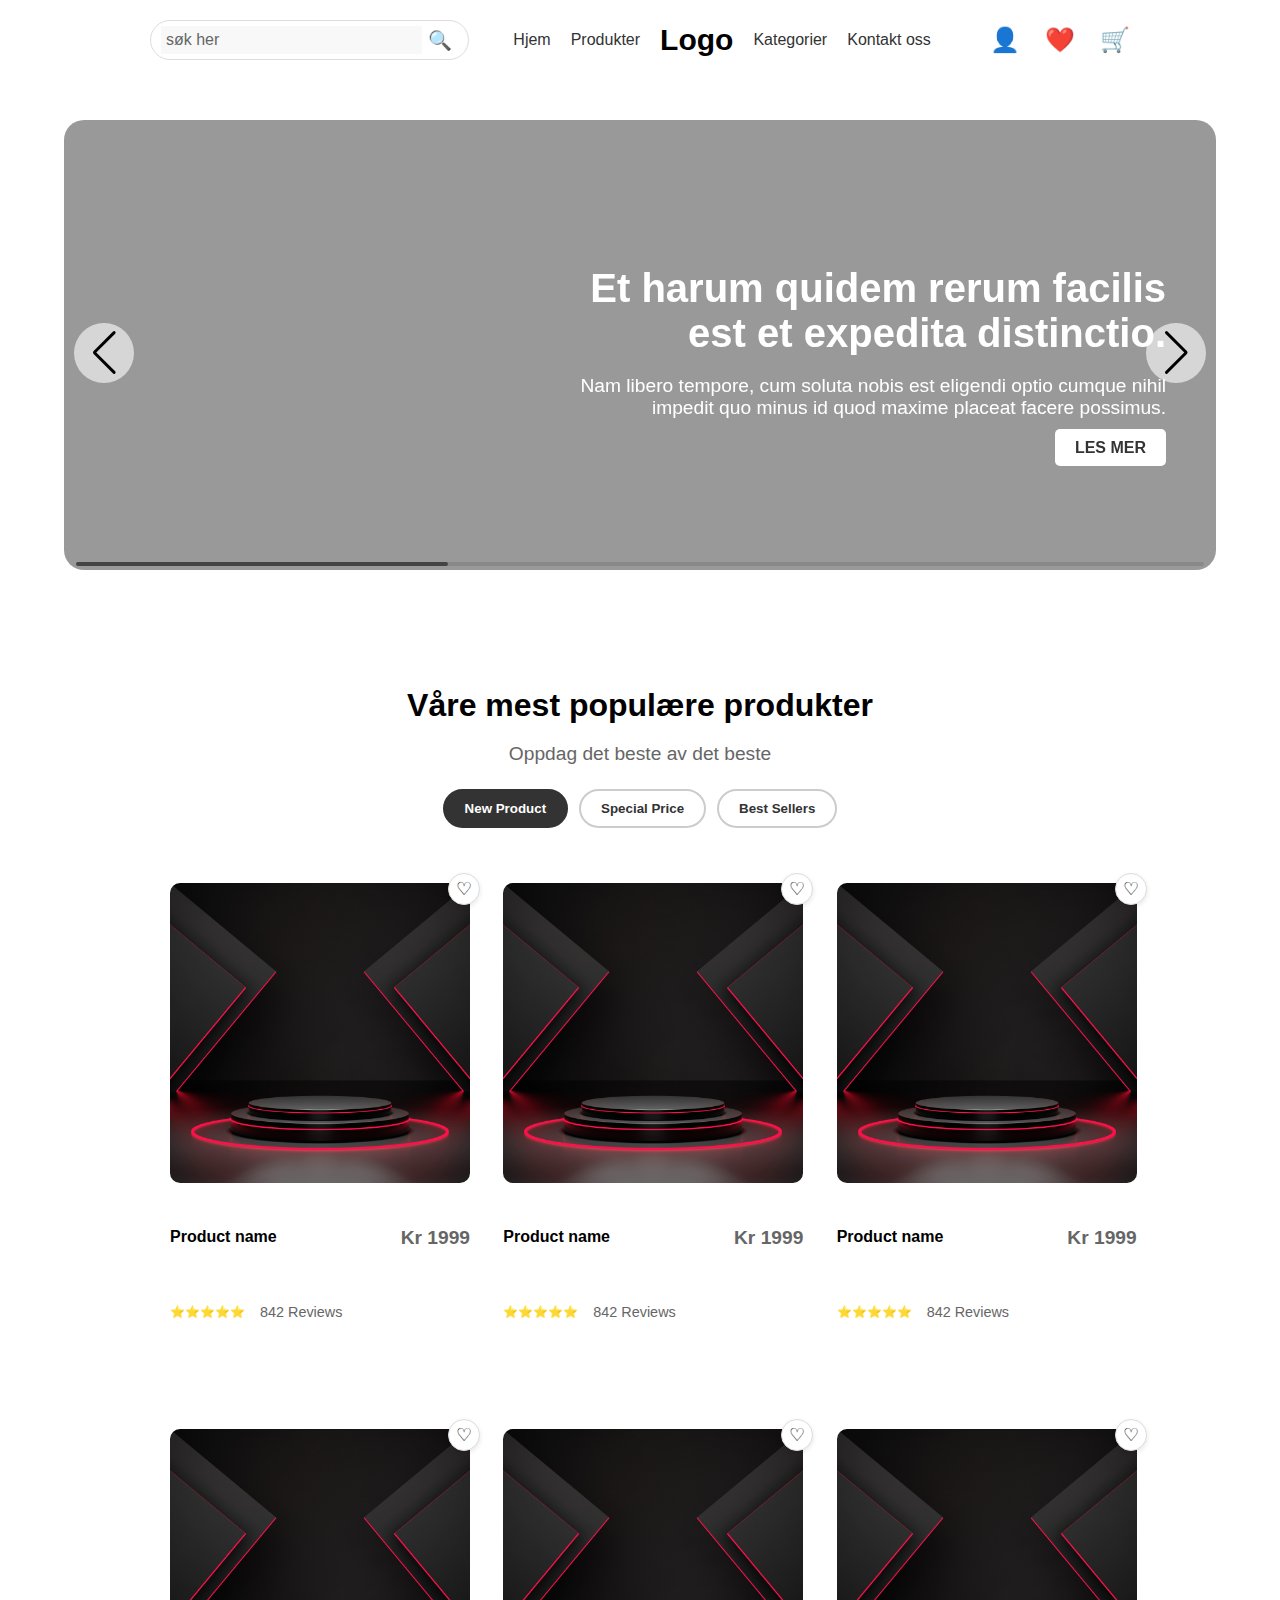
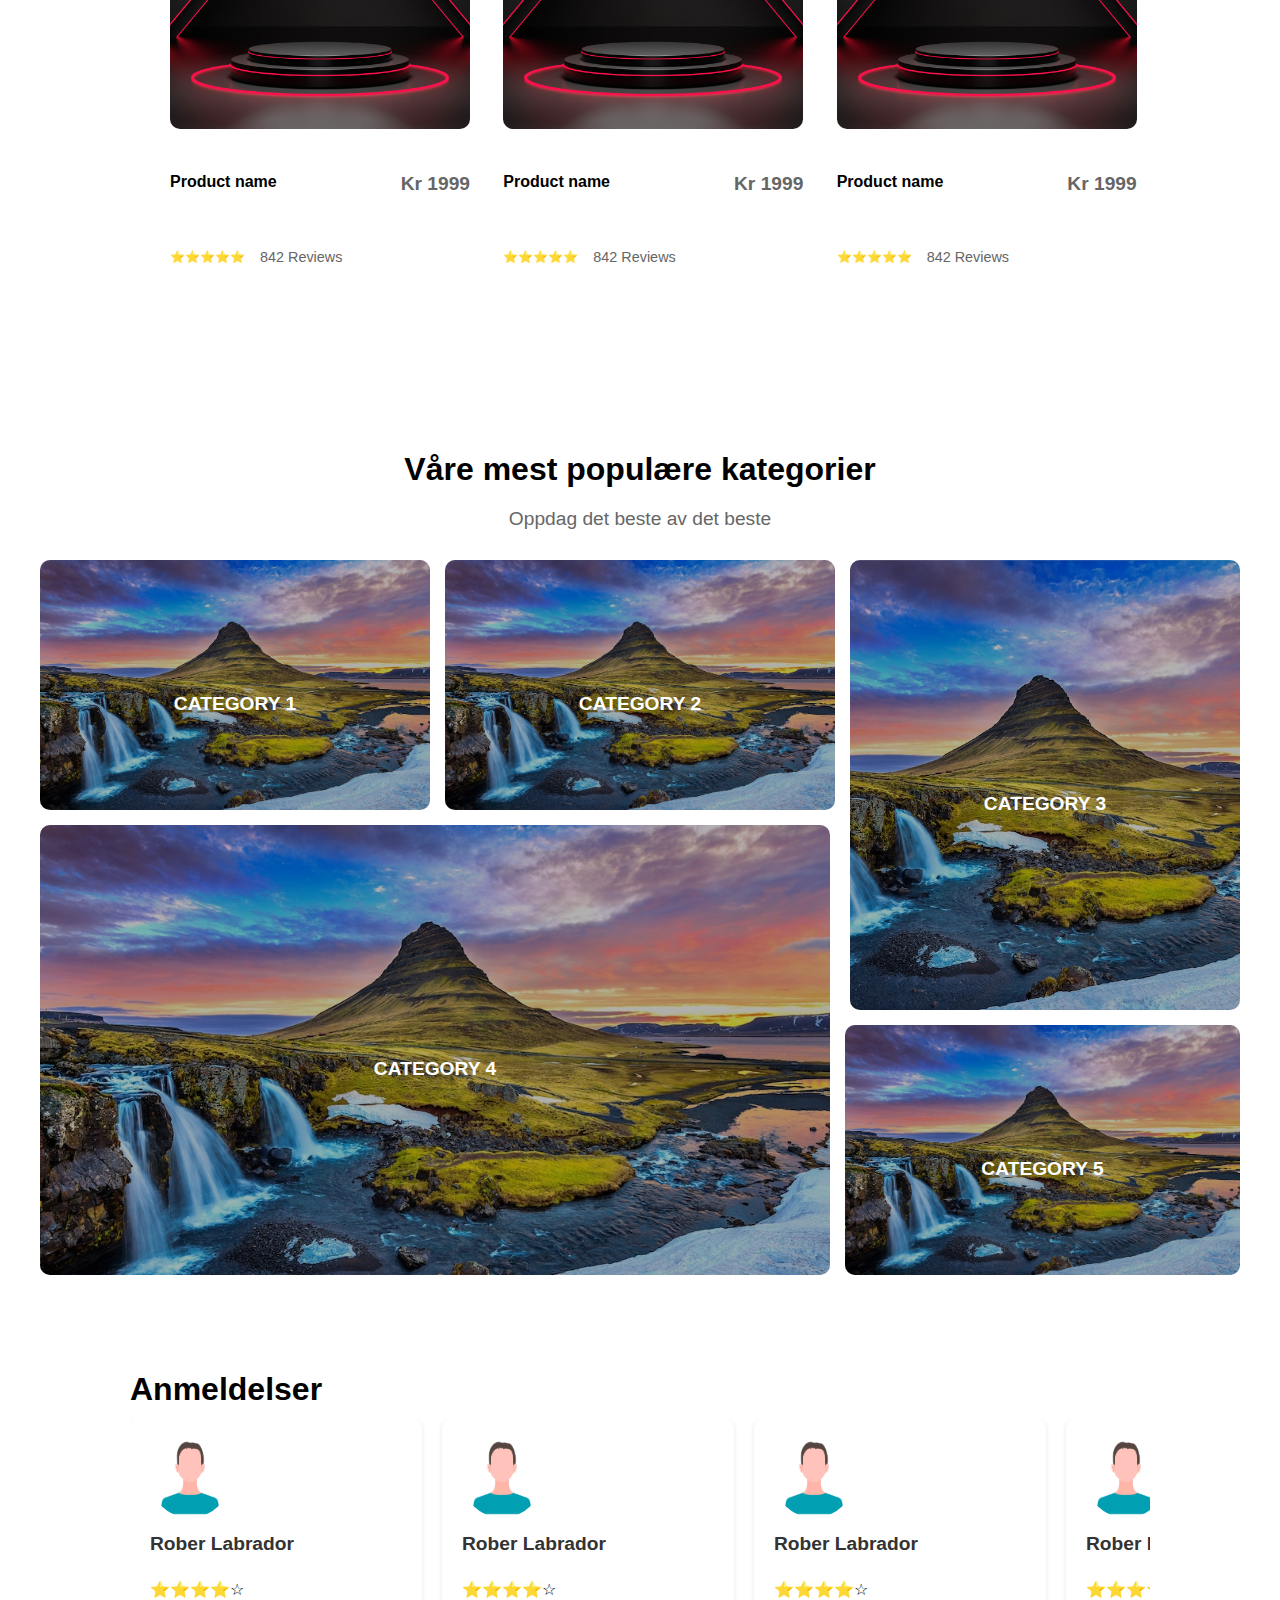
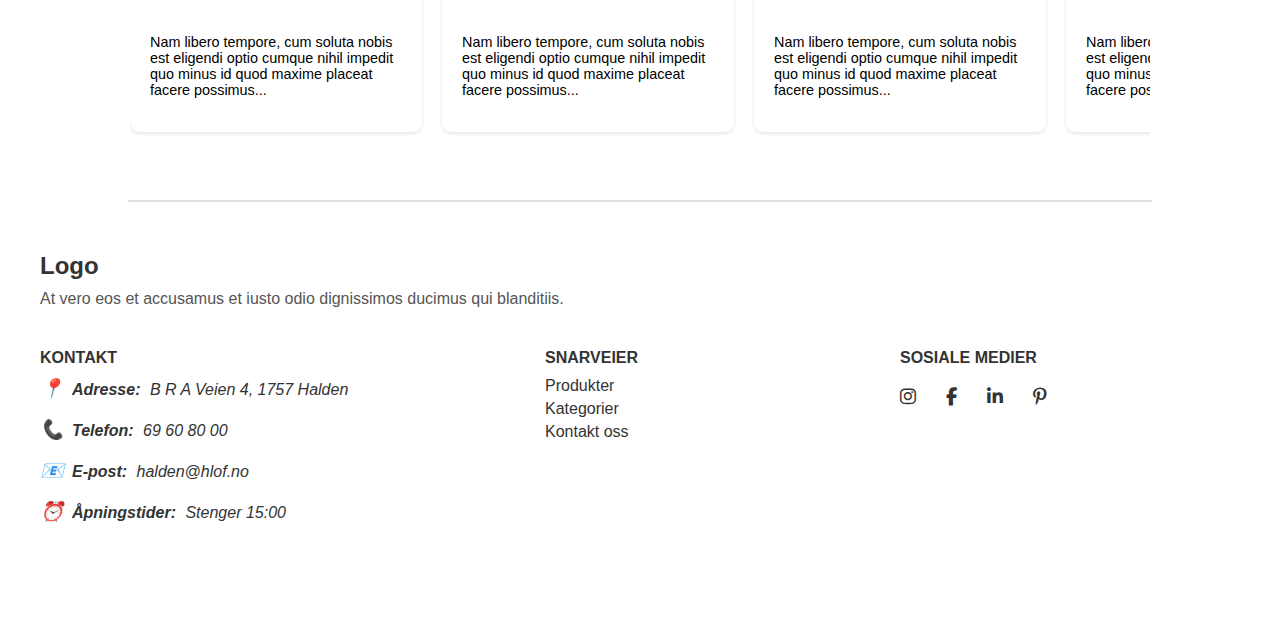
<file: index.html>
<!DOCTYPE html>
<html lang="en">
<head>
    <meta charset="UTF-8">
    <meta name="viewport" content="width=device-width, initial-scale=1.0">
    <title>Homepage</title>
    <link rel="stylesheet" href="style.css">
    <script src="https://unpkg.com/swiper/swiper-bundle.min.js"></script>
    <link rel="stylesheet" href="https://unpkg.com/swiper/swiper-bundle.min.css">
    <link rel="stylesheet" href="https://cdnjs.cloudflare.com/ajax/libs/font-awesome/6.5.1/css/all.min.css" crossorigin="anonymous">
</head>
<body>
<!-- Global Header -->
<header class="global-header">
    <nav class="search-container">
        <input type="text" placeholder="søk her">
        <button type="submit" class="search-button">🔍</button>
    </nav>
    <nav class="navigation">
        <a href="index.html#" class="menu-item">Hjem</a>
        <a href="index.html#most-popular-products" class="menu-item">Produkter</a>
        <a href="index.html#" class="logo">Logo</a>
        <a href="index.html#most-popular-categories" class="menu-item">Kategorier</a>
        <a href="#footer" class="menu-item">Kontakt oss</a>
    </nav>
    <nav class="menu-icons-container">
        <a href="#" class="menu-icon">👤</a>
        <a href="#" class="menu-icon">❤️</a>
        <a href="checkout.html" class="menu-icon">🛒</a>
    </nav>
    
</header>

<!-- Main Content Area -->
<main>
    <section class="banner swiper">
        <section class="swiper-wrapper">
            <article class="swiper-slide banner-slide" style="background-image: url('https://images.unsplash.com/photo-1506744038136-46273834b3fb');">
                <header class="banner-overlay">
                    <article class="banner-content">
                        <h2>Et harum quidem rerum facilis est et expedita distinctio.</h2>
                        <p>Nam libero tempore, cum soluta nobis est eligendi optio cumque nihil impedit quo minus id quod maxime placeat facere possimus.</p>
                        <a href="#" class="banner-button">LES MER</a>
                    </article>
                </header>
            </article>
            <article class="swiper-slide banner-slide" style="background-image: url('https://images.unsplash.com/photo-1469474968028-56623f02e42e');">
                <header class="banner-overlay banner-overlay-left">
                    <article class="banner-content banner-content-left">
                        <h2>Sed ut perspiciatis unde omnis iste natus error sit voluptatem.</h2>
                        <p>Nemo enim ipsam voluptatem quia voluptas sit aspernatur aut odit aut fugit, sed quia consequuntur magni dolores eos qui ratione.</p>
                        <a href="#" class="banner-button">LES MER</a>
                    </article>
                </header>
            </article>
            <article class="swiper-slide banner-slide" style="background-image: url('https://images.unsplash.com/photo-1447752875215-b2761acb3c5d');">
                <header class="banner-overlay banner-overlay-left">
                    <article class="banner-content banner-content-left">
                        <h2>At vero eos et accusamus et iusto odio dignissimos ducimus.</h2>
                        <p>Et harum quidem rerum facilis est et expedita distinctio. Nam libero tempore, cum soluta nobis est eligendi optio cumque nihil impedit.</p>
                        <a href="#" class="banner-button">LES MER</a>
                    </article>
                </header>
            </article>
        </section>
    
        <!-- Add Navigation Buttons -->
        <aside class="swiper-button-prev"></aside>
        <aside class="swiper-button-next"></aside>
    
        <!-- Add Scrollbar -->
        <aside class="swiper-scrollbar"></aside>
    </section>
    
    <!-- Our Most Popular Products Section -->
    <section id="most-popular-products">
        <h2>Våre mest populære produkter</h2>
        <p>Oppdag det beste av det beste</p>
        <nav class="filter-buttons">
            <button class="active">New Product</button>
            <button>Special Price</button>
            <button>Best Sellers</button>
        </nav>
        <section class="product-grid">
            <a href="product.html" class="product-card">
                <span class="heart-container">
                    <span class="heart-icon-circle">
                        <span>♡</span>
                    </span>
                </span>
                <img src="product.jpg" alt="Product Image">
                <section class="product-info">
                    <h3>Product name</h3>
                    <p class="price">Kr 1999</p>
                </section>
                <footer class="rating">
                    <span class="stars">⭐⭐⭐⭐⭐</span>
                    <p class="reviews">842 Reviews</p>
                </footer>
            </a>
            <a href="product.html" class="product-card">
                <span class="heart-container">
                    <span class="heart-icon-circle">
                        <span>♡</span>
                    </span>
                </span>
                <img src="product.jpg" alt="Product Image">
                <section class="product-info">
                    <h3>Product name</h3>
                    <p class="price">Kr 1999</p>
                </section>
                <footer class="rating">
                    <span class="stars">⭐⭐⭐⭐⭐</span>
                    <p class="reviews">842 Reviews</p>
                </footer>
            </a>
            <a href="product.html" class="product-card">
                <span class="heart-container">
                    <span class="heart-icon-circle">
                        <span>♡</span>
                    </span>
                </span>
                <img src="product.jpg" alt="Product Image">
                <section class="product-info">
                    <h3>Product name</h3>
                    <p class="price">Kr 1999</p>
                </section>
                <footer class="rating">
                    <span class="stars">⭐⭐⭐⭐⭐</span>
                    <p class="reviews">842 Reviews</p>
                </footer>
            </a>
            <a href="product.html" class="product-card">
                <span class="heart-container">
                    <span class="heart-icon-circle">
                        <span>♡</span>
                    </span>
                </span>
                <img src="product.jpg" alt="Product Image">
                <section class="product-info">
                    <h3>Product name</h3>
                    <p class="price">Kr 1999</p>
                </section>
                <footer class="rating">
                    <span class="stars">⭐⭐⭐⭐⭐</span>
                    <p class="reviews">842 Reviews</p>
                </footer>
            </a>
            <a href="product.html" class="product-card">
                <span class="heart-container">
                    <span class="heart-icon-circle">
                        <span>♡</span>
                    </span>
                </span>
                <img src="product.jpg" alt="Product Image">
                <section class="product-info">
                    <h3>Product name</h3>
                    <p class="price">Kr 1999</p>
                </section>
                <footer class="rating">
                    <span class="stars">⭐⭐⭐⭐⭐</span>
                    <p class="reviews">842 Reviews</p>
                </footer>
            </a>
            <a href="product.html" class="product-card">
                <span class="heart-container">
                    <span class="heart-icon-circle">
                        <span>♡</span>
                    </span>
                </span>
                <img src="product.jpg" alt="Product Image">
                <section class="product-info">
                    <h3>Product name</h3>
                    <p class="price">Kr 1999</p>
                </section>
                <footer class="rating">
                    <span class="stars">⭐⭐⭐⭐⭐</span>
                    <p class="reviews">842 Reviews</p>
                </footer>
            </a>
        </section>
    </section>

    <!-- Our Most Popular Categories Section -->
    <section id="most-popular-categories">
        <h2>Våre mest populære kategorier</h2>
        <p>Oppdag det beste av det beste</p>
        <section class="category-container">
            <article class="category-row-1">
                <section class="category-card cat-1" style="background-image: url('bg.jpg');">
                    <h3>CATEGORY 1</h3>
                </section>
                <section class="category-card cat-2" style="background-image: url('bg.jpg');">
                    <h3>CATEGORY 2</h3>
                </section>
                <section class="category-card cat-3" style="background-image: url('bg.jpg');">
                    <h3>CATEGORY 3</h3>
                </section>
            </article>
            <article class="category-row-2">
                <section class="category-card cat-4" style="background-image: url('bg.jpg');">
                    <h3>CATEGORY 4</h3>
                </section>
                <section class="category-card cat-5" style="background-image: url('bg.jpg');">
                    <h3>CATEGORY 5</h3>
                </section>
            </article>
        </section>
    </section>

    <!-- Reviews Section -->
    <section id="reviews">
        <h2>Anmeldelser</h2>
        <section class="review-grid">
            <article class="review-card">
                <img src="placeholder.jpg" alt="Reviewer Image">
                <section class="review-text">
                    <h4>Rober Labrador</h4>
                    <footer class="rating">
                        <span>⭐⭐⭐⭐☆</span>
                    </footer>
                    <p>Nam libero tempore, cum soluta nobis est eligendi optio cumque nihil impedit quo minus id quod maxime placeat facere possimus...</p>
                </section>
            </article>
            <article class="review-card">
                <img src="placeholder.jpg" alt="Reviewer Image">
                <section class="review-text">
                    <h4>Rober Labrador</h4>
                    <footer class="rating">
                        <span>⭐⭐⭐⭐☆</span>
                    </footer>
                    <p>Nam libero tempore, cum soluta nobis est eligendi optio cumque nihil impedit quo minus id quod maxime placeat facere possimus...</p>
                </section>
            </article>
            <article class="review-card">
                <img src="placeholder.jpg" alt="Reviewer Image">
                <section class="review-text">
                    <h4>Rober Labrador</h4>
                    <footer class="rating">
                        <span>⭐⭐⭐⭐☆</span>
                    </footer>
                    <p>Nam libero tempore, cum soluta nobis est eligendi optio cumque nihil impedit quo minus id quod maxime placeat facere possimus...</p>
                </section>
            </article>
            <article class="review-card">
                <img src="placeholder.jpg" alt="Reviewer Image">
                <section class="review-text">
                    <h4>Rober Labrador</h4>
                    <footer class="rating">
                        <span>⭐⭐⭐⭐☆</span>
                    </footer>
                    <p>Nam libero tempore, cum soluta nobis est eligendi optio cumque nihil impedit quo minus id quod maxime placeat facere possimus...</p>
                </section>
            </article>
            <article class="review-card">
                <img src="product.jpg" alt="Reviewer Image">
                <section class="review-text">
                    <h4>Rober Labrador</h4>
                    <footer class="rating">
                        <span>⭐⭐⭐⭐☆</span>
                    </footer>
                    <p>Nam libero tempore, cum soluta nobis est eligendi optio cumque nihil impedit quo minus id quod maxime placeat facere possimus...</p>
                </section>
            </article>
        </section>
    </section>
</main>

<section class="center">
    <hr class="line">
</section>


<!-- Footer -->
<footer id="footer">
    <article class="footer-container">
        <section class="footer-logo">
            <a href="#">Logo</a>
        </section>
                <section class="footer-description">
            At vero eos et accusamus et iusto odio dignissimos ducimus qui blanditiis.
        </section>
        <nav class="footer-sections">
            <section class="row-footer">
            <section class="footer-contact">
                <h4>KONTAKT</h4>
                <address>
                    <span class="icon">📍</span><strong>Adresse:</strong> B R A Veien 4, 1757 Halden
                    <br>
                    <br>
                    <span class="icon">📞</span><strong>Telefon:</strong> 69 60 80 00
                    <br>
                    <br>
                    <span class="icon">📧</span><strong>E-post:</strong> halden@hlof.no
                    <br>
                    <br>
                    <span class="icon">⏰</span><strong>Åpningstider:</strong> Stenger 15:00
                </address>
                
            </section>
            <section class="footer-navigation">
                <h4>SNARVEIER</h4>
                <a href="#">Produkter</a>
                <a href="#">Kategorier</a>
                <a href="#">Kontakt oss</a>
            </section>
        </section>
            <section class="footer-social">
                <h4>SOSIALE MEDIER</h4>
                <nav class="social-icons">
                    <a href="#"><i class="fab fa-instagram"></i></a>
                    <a href="#"><i class="fab fa-facebook-f"></i></a>
                    <a href="#"><i class="fab fa-linkedin-in"></i></a>
                    <a href="#"><i class="fab fa-pinterest-p"></i></a>
                </nav>
            </section>
        </nav>
    </article>
</footer>

<script>
let swiper;

// Function to initialize or modify the Swiper based on screen width
function updateSwiper() {
    const screenWidth = window.innerWidth;

    if (screenWidth < 768) {
        if (swiper) {
            // Disable autoplay and scrollbar for smaller screens
            if(swiper.params.autoplay || swiper.params.scrollbar) {
            swiper.params.autoplay = false;
            swiper.params.scrollbar = false;
            swiper.update(); // Update Swiper to apply changes
            }
        }
    } else {
        if (!swiper) {
            // Initialize Swiper for larger screens
            swiper = new Swiper('.swiper', {
                loop: true,
                navigation: {
                    nextEl: '.swiper-button-next',
                    prevEl: '.swiper-button-prev',
                },
                scrollbar: {
                    el: '.swiper-scrollbar',
                    draggable: true,
                },
                slidesPerView: 1,
                spaceBetween: 20,
                autoplay: {
                    delay: 5000,
                },
            });
        }
    }
}

// Run the updateSwiper function on initial load
updateSwiper();

// Add a listener for window resize events
window.addEventListener('resize', updateSwiper);

</script>

</body>
</html>
</file>
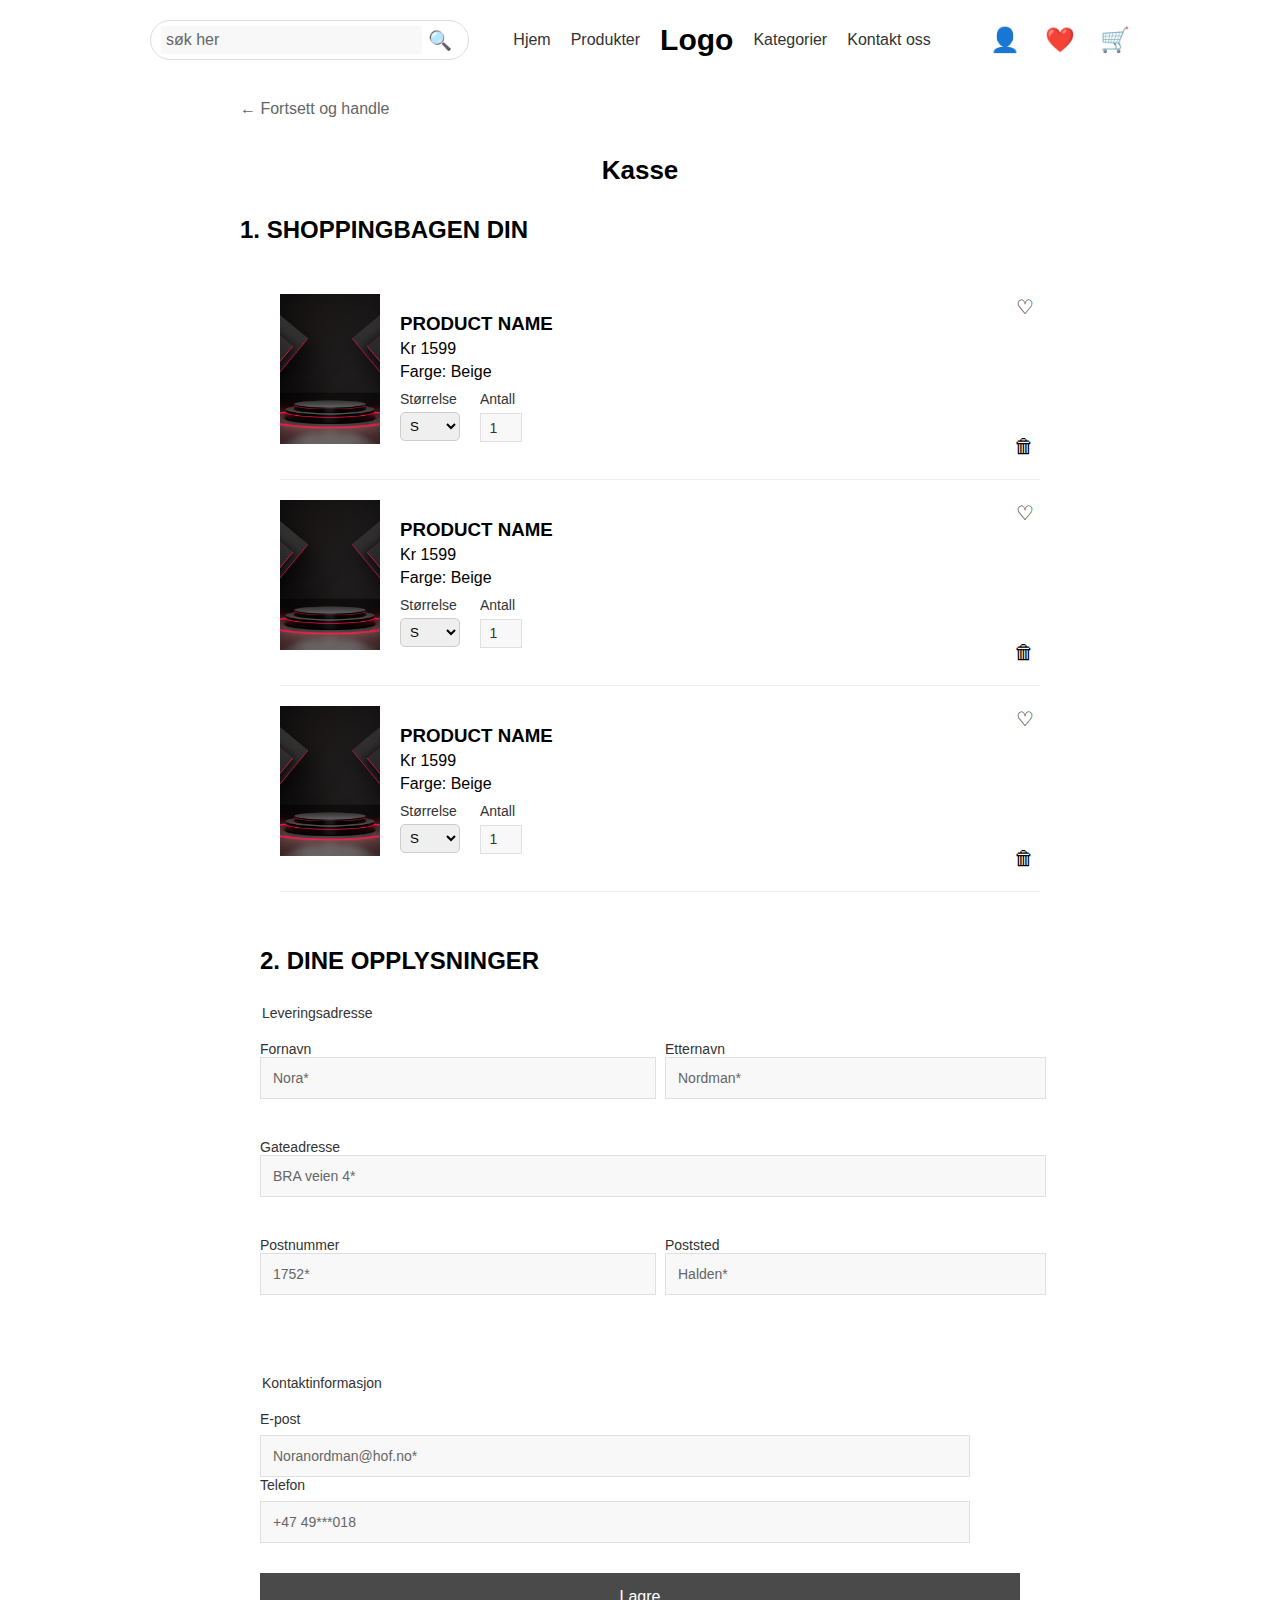
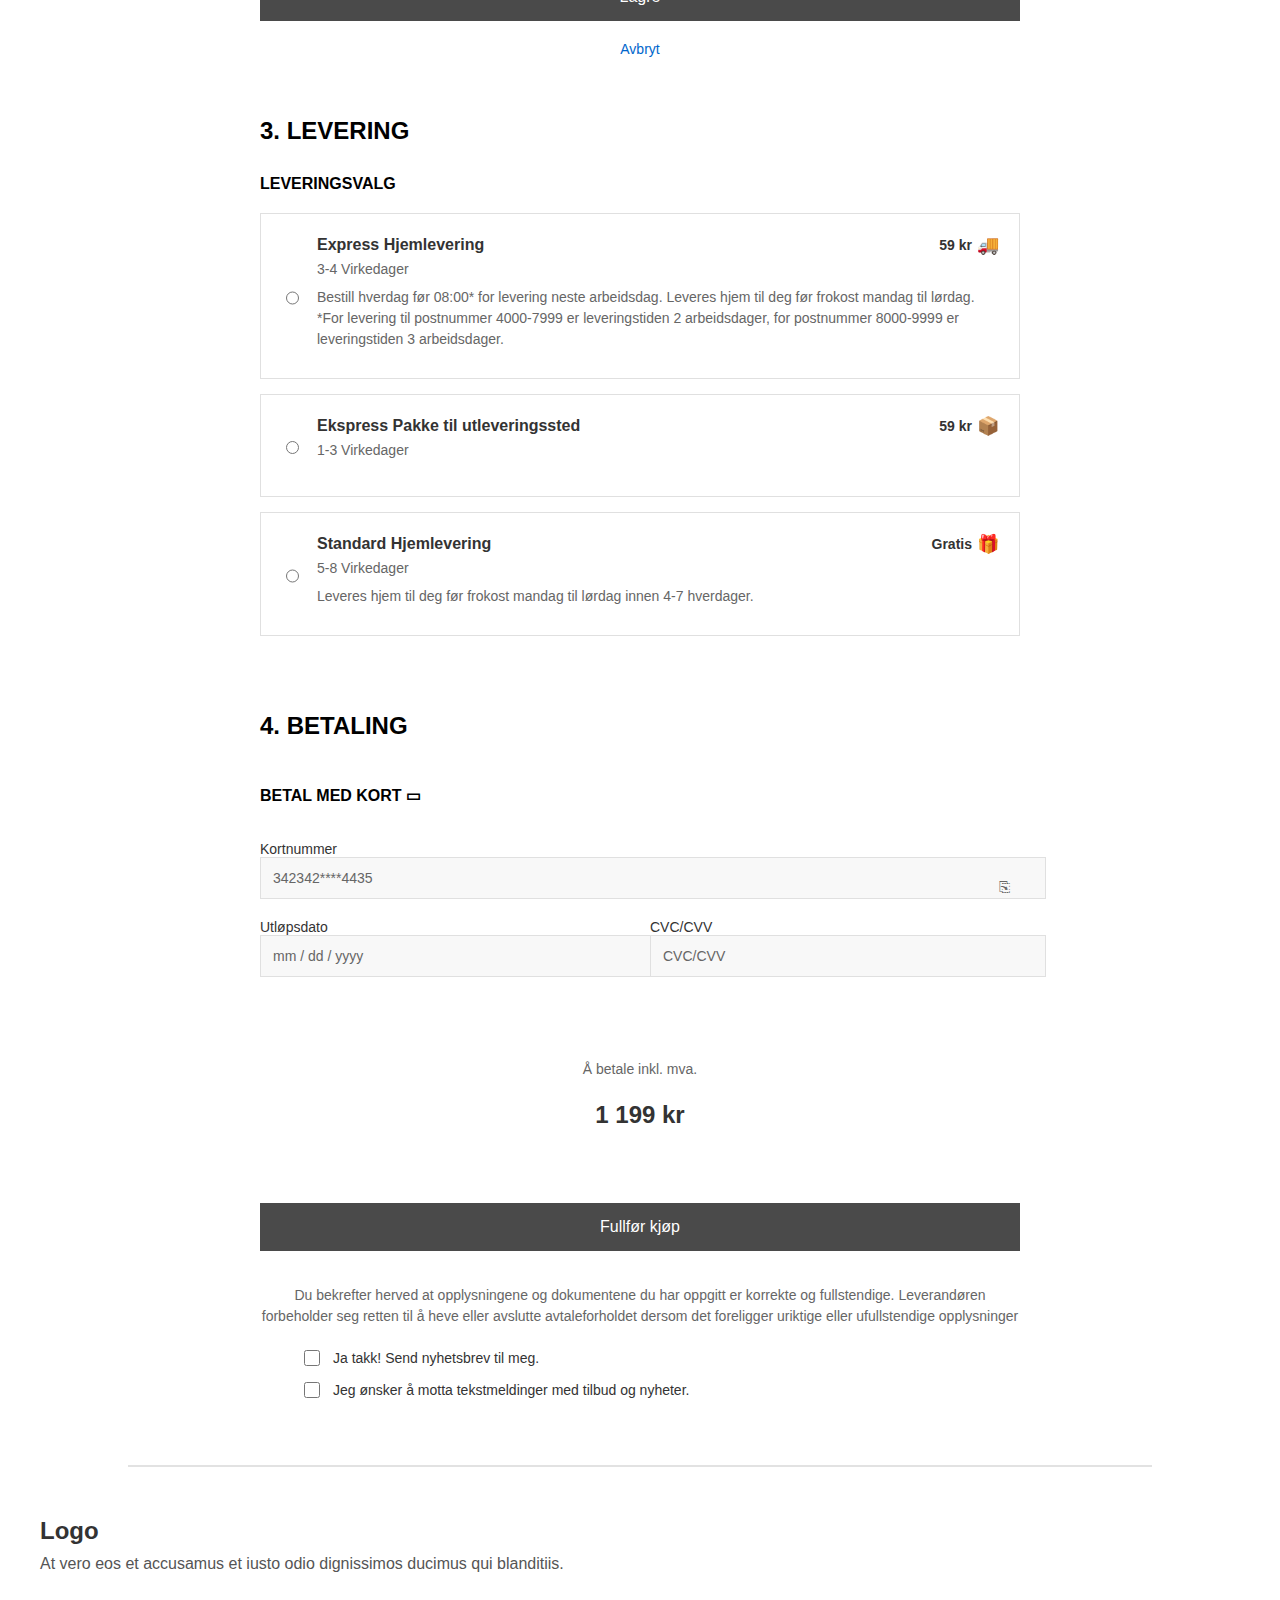
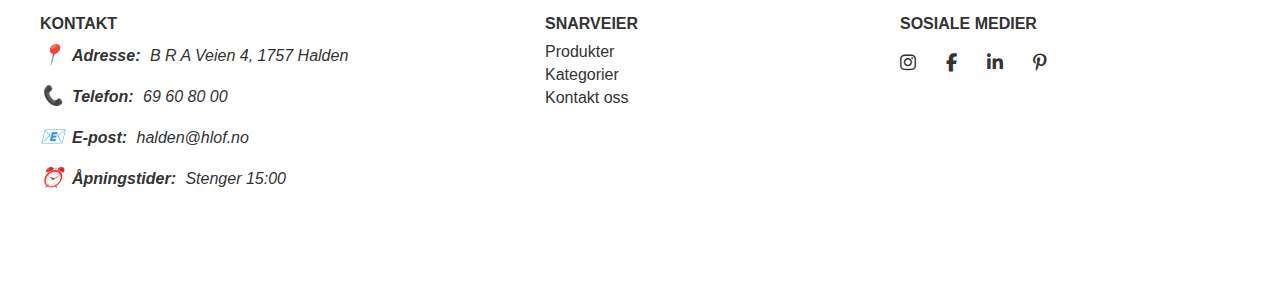
<file: checkout.html>
<!DOCTYPE html>
<html lang="en">
<head>
    <meta charset="UTF-8">
    <meta name="viewport" content="width=device-width, initial-scale=1.0">
    <title>Online Store - Checkout</title>
    <link rel="stylesheet" href="style.css">
    <link rel="stylesheet" href="https://cdnjs.cloudflare.com/ajax/libs/font-awesome/6.5.1/css/all.min.css" crossorigin="anonymous">
</head>
<body>
<!-- Global Header -->
<header class="global-header">
    <nav class="search-container">
        <input type="text" placeholder="søk her">
        <button type="submit" class="search-button">🔍</button>
    </nav>
    <nav class="navigation">
        <a href="index.html#" class="menu-item">Hjem</a>
        <a href="index.html#most-popular-products" class="menu-item">Produkter</a>
        <a href="index.html#" class="logo">Logo</a>
        <a href="index.html#most-popular-categories" class="menu-item">Kategorier</a>
        <a href="#footer" class="menu-item">Kontakt oss</a>
    </nav>
    <nav class="menu-icons-container">
        <a href="#" class="menu-icon">👤</a>
        <a href="#" class="menu-icon">❤️</a>
        <a href="checkout.html" class="menu-icon">🛒</a>
    </nav>
    
</header>

<main>
    <section class="checkout-container">
        <a href="#" class="back-link">← Fortsett og handle</a>
        
        <h1 class="checkout-title">Kasse</h1>
        
        <section class="cart-section">
            <h2 class="section-title">1. SHOPPINGBAGEN DIN</h2>
            <ul class="cart-items">
                <li class="cart-item">
               <a href="product.html">   <img src="product.jpg" alt="Product" class="cart-item-image"></a>
                    <article class="cart-item-details">
                        <h3 class="product-name">PRODUCT NAME</h3>
                        <p class="product-price">Kr 1599</p>
                        <p class="product-color">Farge: Beige</p>
                        <section class="quantity-selector">
                            <label>Størrelse
                                <select>
                                    <option>XS</option>
                                    <option selected>S</option>
                                    <option>M</option>
                                    <option>L</option>
                                    <option>XL</option>
                                </select>
                            </label>
                            <label class="quantity-select-label">Antall
                                <input id="counter-1" type="number" value="1" min="1" max="10" style="width: 40px; text-align: center;">

                            </label>
                        </section>
                    </article>
                    <aside class="cart-item-actions">
                        <button class="wishlist-btn" aria-label="Add to wishlist">♡</button>
                        <button class="remove-btn" aria-label="Remove item">🗑</button>
                    </aside>
                </li>
                <li class="cart-item">
                    <a href="product.html">   <img src="product.jpg" alt="Product" class="cart-item-image"></a>
                    <article class="cart-item-details">
                        <h3 class="product-name">PRODUCT NAME</h3>
                        <p class="product-price">Kr 1599</p>
                        <p class="product-color">Farge: Beige</p>
                        <section class="quantity-selector">
                            <label>Størrelse
                                <select>
                                    <option>XS</option>
                                    <option selected>S</option>
                                    <option>M</option>
                                    <option>L</option>
                                    <option>XL</option>
                                </select>
                            </label>
                            <label class="quantity-select-label">Antall
                                <input id="counter-2" type="number" value="1" min="1" max="10" style="width: 40px; text-align: center;">

                            </label>
                        </section>
                    </article>
                    <aside class="cart-item-actions">
                        <button class="wishlist-btn" aria-label="Add to wishlist">♡</button>
                        <button class="remove-btn" aria-label="Remove item">🗑</button>
                    </aside>
                </li>
                <li class="cart-item">
                    <a href="product.html">   <img src="product.jpg" alt="Product" class="cart-item-image"></a>
                    <article class="cart-item-details">
                        <h3 class="product-name">PRODUCT NAME</h3>
                        <p class="product-price">Kr 1599</p>
                        <p class="product-color">Farge: Beige</p>
                        <section class="quantity-selector">
                            <label>Størrelse
                                <select>
                                    <option>XS</option>
                                    <option selected>S</option>
                                    <option>M</option>
                                    <option>L</option>
                                    <option>XL</option>
                                </select>
                            </label>
                            <label class="quantity-select-label">Antall
                                <input id="counter-3" type="number" value="1" min="1" max="10" style="width: 40px; text-align: center;">

                            </label>
                        </section>
                    </article>
                    <aside class="cart-item-actions">
                        <button class="wishlist-btn" aria-label="Add to wishlist">♡</button>
                        <button class="remove-btn" aria-label="Remove item">🗑</button>
                    </aside>
                </li>
            </ul>
        </section>
      
        <section class="info-section">
            <h2 class="section-title">2. DINE OPPLYSNINGER</h2>
            <form class="customer-form">
                <fieldset class="form-section">
                    <legend class="subsection-label">Leveringsadresse</legend>
                    <section class="form-grid">
                        <label class="form-group">
                            <span>Fornavn</span>
                            <input type="text" id="firstname" placeholder="Nora*" required>
                        </label>
                        <label class="form-group form-group-right">
                            <span>Etternavn</span>
                            <input type="text" id="lastname" placeholder="Nordman*" required>
                        </label>
                        <label class="form-group full-width">
                            <span>Gateadresse</span>
                            <input type="text" id="address" placeholder="BRA veien 4*" required>
                        </label>
                        <label class="form-group">
                            <span>Postnummer</span>
                            <input type="number" id="postcode" placeholder="1752*" required>
                        </label>
                        <label class="form-group form-group-right">
                            <span>Poststed</span>
                            <input type="text" id="poststed" placeholder="Halden*" required>
                        </label>
                    </section>
                </fieldset>
        
                <fieldset class="form-section">
                    <legend class="subsection-label">Kontaktinformasjon</legend>
                    <label>E-post</label>
                    <input type="email" placeholder="Noranordman@hof.no*">
                    <label>Telefon</label>
                    <input type="tel" placeholder="+47 49***018">
                </fieldset>
        
                <button type="submit" class="submit-button">Lagre</button>
                <a href="#" class="cancel-link">Avbryt</a>
            </form>
        </section>
        
        
      
        <section class="delivery-section">
            <h2 class="section-title">3. LEVERING</h2>
            <h3 class="subsection-title">LEVERINGSVALG</h3>
            <ul class="delivery-options">
                <li class="delivery-option">
                    <input type="radio" name="delivery" id="express-home" class="delivery-radio">
                    <label for="express-home" class="delivery-label">
                        <span class="delivery-header">
                            <span class="delivery-title">Express Hjemlevering</span>
                            <span class="delivery-price">59 kr <span class="delivery-icon">🚚</span></span>
                        </span>
                        <span class="delivery-time">3-4 Virkedager</span>
                        <span class="delivery-details">
                            Bestill hverdag før 08:00* for levering neste arbeidsdag. Leveres hjem til deg før frokost 
                            mandag til lørdag. *For levering til postnummer 4000-7999 er leveringstiden 2 arbeidsdager, 
                            for postnummer 8000-9999 er leveringstiden 3 arbeidsdager.
                        </span>
                    </label>
                </li>
        
                <li class="delivery-option">
                    <input type="radio" name="delivery" id="express-pickup" class="delivery-radio">
                    <label for="express-pickup" class="delivery-label">
                        <span class="delivery-header">
                            <span class="delivery-title">Ekspress Pakke til utleveringssted</span>
                            <span class="delivery-price">59 kr <span class="delivery-icon">📦</span></span>
                        </span>
                        <span class="delivery-time">1-3 Virkedager</span>
                    </label>
                </li>
        
                <li class="delivery-option">
                    <input type="radio" name="delivery" id="standard-delivery" class="delivery-radio">
                    <label for="standard-delivery" class="delivery-label">
                        <span class="delivery-header">
                            <span class="delivery-title">Standard Hjemlevering</span>
                            <span class="delivery-price">Gratis <span class="delivery-icon">🎁</span></span>
                        </span>
                        <span class="delivery-time">5-8 Virkedager</span>
                        <span class="delivery-details">
                            Leveres hjem til deg før frokost mandag til lørdag innen 4-7 hverdager.
                        </span>
                    </label>
                </li>
            </ul>
        </section>
        
        
        <section class="payment-section">
            <h2 class="section-title">4. BETALING</h2>
            <article class="payment-content">
                <header class="payment-header">
                    <h3 class="payment-title">BETAL MED KORT ▭</h3>
                </header>
                
                <form class="payment-form">
                    <fieldset>
                        <label class="form-group full-width">
                            <span>Kortnummer</span>
                            <input type="text" id="card-number" placeholder="342342****4435">
                            <span class="copy-button">⎘</span>
                        </label>
                        
                        <section class="form-row">
                            <label class="form-group">
                                <span>Utløpsdato</span>
                                <input type="text" id="expiry" placeholder="mm / dd / yyyy">
                            </label>
                            <label class="form-group">
                                <span>CVC/CVV</span>
                                <input type="text" id="cvc" placeholder="CVC/CVV">
                            </label>
                        </section>
                    </fieldset>
                </form>
        
                <footer class="total-section">
                    <p class="total-label">Å betale inkl. mva.</p>
                    <h3 class="total-amount">1 199 kr</h3>
                </footer>
        
                <button class="submit-button">Fullfør kjøp</button>
        
                <p class="terms-text">
                    Du bekrefter herved at opplysningene og dokumentene du har oppgitt er korrekte og fullstendige. 
                    Leverandøren forbeholder seg retten til å heve eller avslutte avtaleforholdet dersom det foreligger 
                    uriktige eller ufullstendige opplysninger
                </p>
        
                <ul class="checkbox-group">
                    <li class="checkbox-item">
                        <input type="checkbox" id="newsletter">
                        <label for="newsletter">Ja takk! Send nyhetsbrev til meg.</label>
                    </li>
                    <li class="checkbox-item">
                        <input type="checkbox" id="sms">
                        <label for="sms">Jeg ønsker å motta tekstmeldinger med tilbud og nyheter.</label>
                    </li>
                </ul>
            </article>
        </section>
        
    </section>
</main>


<section class="center">
    <hr class="line">
</section>

<!-- Footer -->
<footer id="footer">
    <article class="footer-container">
        <section class="footer-logo">
            <a href="#">Logo</a>
        </section>
                <section class="footer-description">
            At vero eos et accusamus et iusto odio dignissimos ducimus qui blanditiis.
        </section>
        <nav class="footer-sections">
            <section class="row-footer">
            <section class="footer-contact">
                <h4>KONTAKT</h4>
                <address>
                    <span class="icon">📍</span><strong>Adresse:</strong> B R A Veien 4, 1757 Halden
                    <br>
                    <br>
                    <span class="icon">📞</span><strong>Telefon:</strong> 69 60 80 00
                    <br>
                    <br>
                    <span class="icon">📧</span><strong>E-post:</strong> halden@hlof.no
                    <br>
                    <br>
                    <span class="icon">⏰</span><strong>Åpningstider:</strong> Stenger 15:00
                </address>
                
            </section>
            <section class="footer-navigation">
                <h4>SNARVEIER</h4>
                <a href="#">Produkter</a>
                <a href="#">Kategorier</a>
                <a href="#">Kontakt oss</a>
            </section>
        </section>
            <section class="footer-social">
                <h4>SOSIALE MEDIER</h4>
                <nav class="social-icons">
                    <a href="#"><i class="fab fa-instagram"></i></a>
                    <a href="#"><i class="fab fa-facebook-f"></i></a>
                    <a href="#"><i class="fab fa-linkedin-in"></i></a>
                    <a href="#"><i class="fab fa-pinterest-p"></i></a>
                </nav>
            </section>
        </nav>
    </article>
</footer>

</body>
</html>
</file>
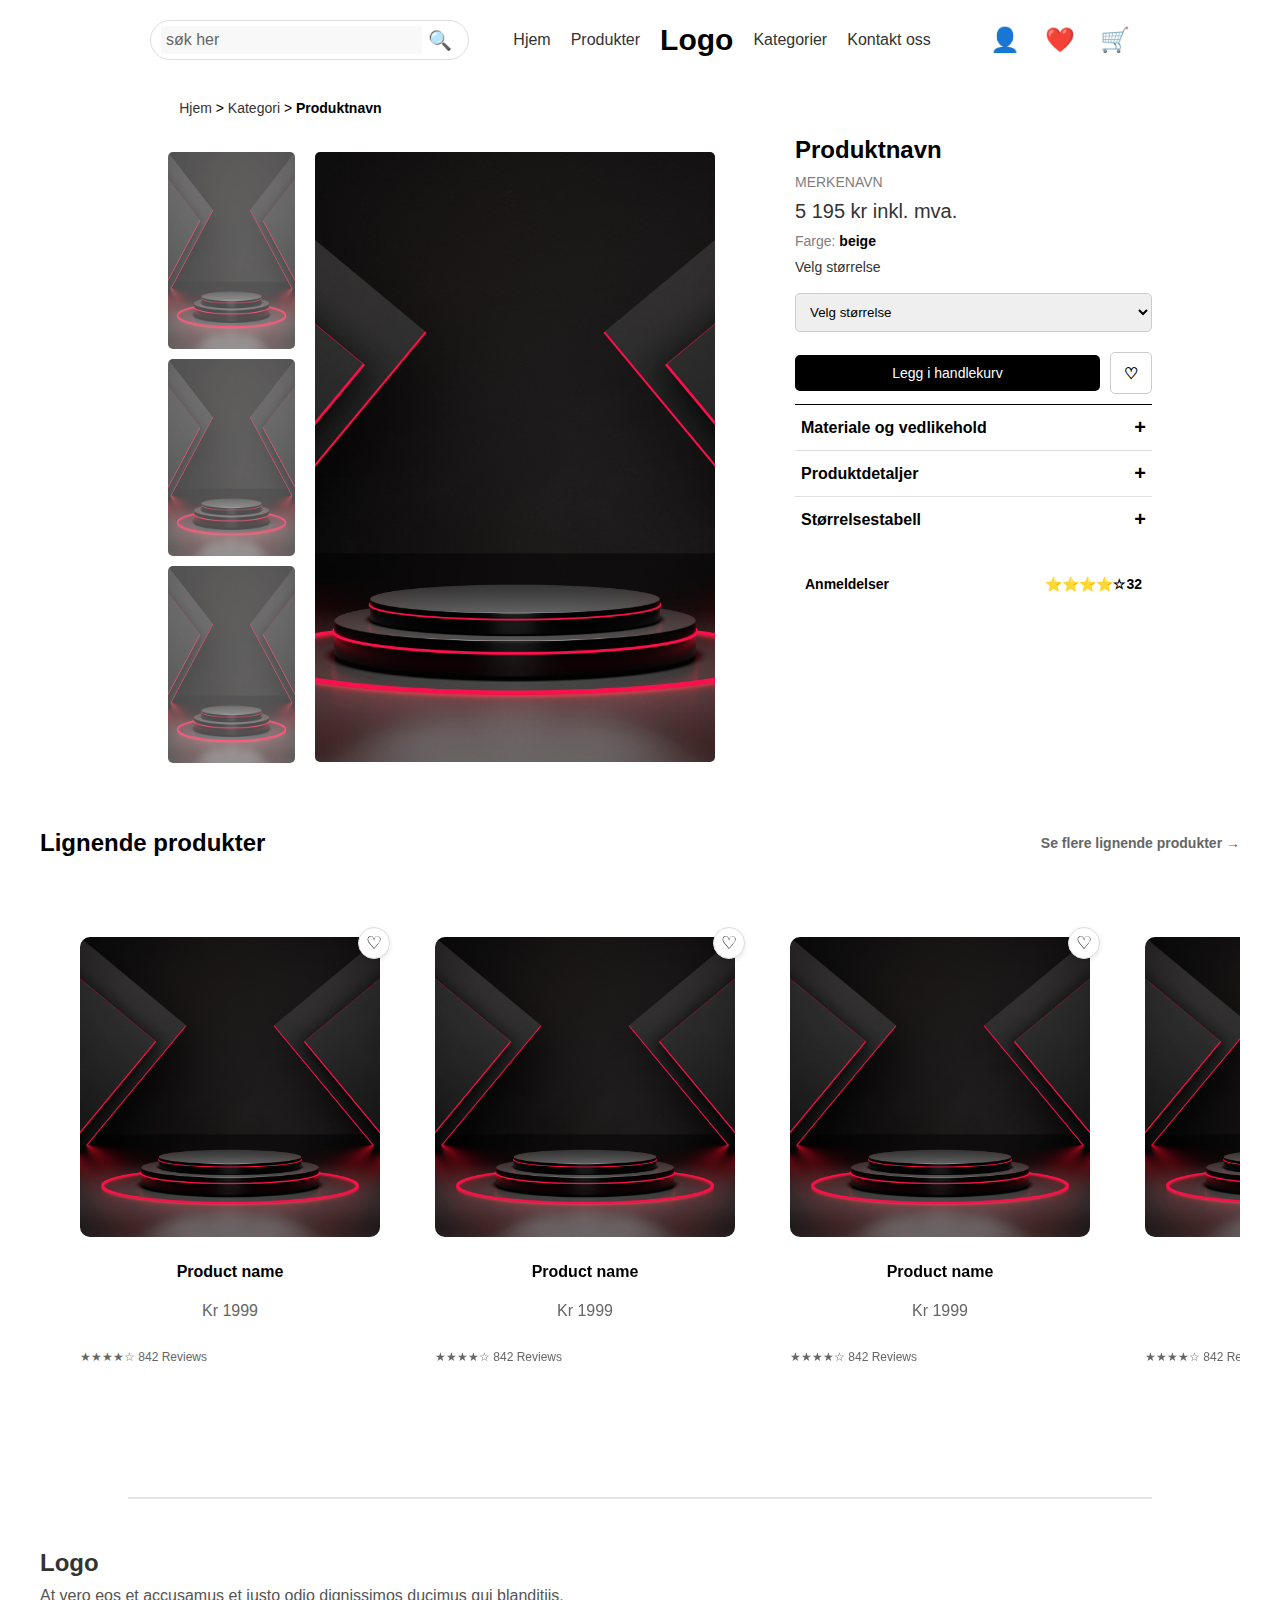
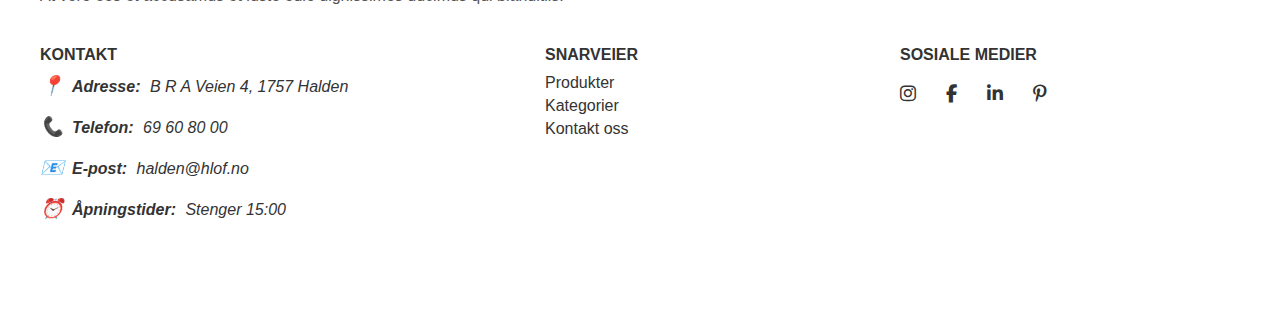
<file: product.html>
<!DOCTYPE html>
<html lang="en">
<head>
    <meta charset="UTF-8">
    <meta name="viewport" content="width=device-width, initial-scale=1.0">
    <title>Online Store - Product</title>
    <link rel="stylesheet" href="style.css">
    <link rel="stylesheet" href="https://cdnjs.cloudflare.com/ajax/libs/font-awesome/6.5.1/css/all.min.css" crossorigin="anonymous">
    <style>
        .info-item {
            border-bottom: 1px solid #e0e0e0;
            padding: 10px 0;
        }
        .info-item button {
            background: none;
            border: none;
            cursor: pointer;
            display: flex;
            justify-content: space-between;
            width: 100%;
            align-items: center;
            font-size: 1em;
        }
        .info-content {
            max-height: 0;
            overflow: hidden;
            transition: max-height 0.3s ease-out;
        }
        .info-content.expanded {
            max-height: 500px; /* Adjust as needed */
            transition: max-height 0.5s ease-in;
        }
        .expand-icon {
            transition: transform 0.3s ease;
        }
        .expanded .expand-icon {
            transform: rotate(45deg);
        }
    </style>
</head>
<body>

<!-- Global Header -->
<header class="global-header">
    <nav class="search-container">
        <input type="text" placeholder="søk her">
        <button type="submit" class="search-button">🔍</button>
    </nav>
    <nav class="navigation">
        <a href="index.html#" class="menu-item">Hjem</a>
        <a href="index.html#most-popular-products" class="menu-item">Produkter</a>
        <a href="index.html#" class="logo">Logo</a>
        <a href="index.html#most-popular-categories" class="menu-item">Kategorier</a>
        <a href="#footer" class="menu-item">Kontakt oss</a>
    </nav>
    <nav class="menu-icons-container">
        <a href="#" class="menu-icon">👤</a>
        <a href="#" class="menu-icon">❤️</a>
        <a href="checkout.html" class="menu-icon">🛒</a>
    </nav>
    
</header>

<main>
    <section class="product-page">
        <nav class="breadcrumb">
            <a href="index.html">Hjem</a> &gt; <a href="index.html#most-popular-categories">Kategori</a> &gt; <span>Produktnavn</span>
        </nav>
        <article class="product-content">
            <figure class="product-gallery">
                <section class="thumbnail-gallery">
                    <img src="product.jpg" alt="Thumbnail 1">
                    <img src="product.jpg" alt="Thumbnail 2">
                    <img src="product.jpg" alt="Thumbnail 3">
                </section>
                <img src="product.jpg" alt="Product Image" class="main-image">
            </figure>
            <section class="product-details">
                <h1>Produktnavn</h1>
                <a href="#">MERKENAVN</a>
                <p class="price">5 195 kr inkl. mva.</p>
                <p class="color">Farge: <span class="color-value">beige</span></p>
                <form>
                    <label for="size">Velg størrelse</label>
                    <select id="size">
                        <option>Velg størrelse</option>
                        <option>Small</option>
                        <option>Medium</option>
                        <option>Large</option>
                    </select>
                </form>
                <section class="add-to-cart-container">
                    <button class="add-to-cart">Legg i handlekurv</button>
                    <aside class="heart-icon">
                        <span>♡</span>
                    </aside>
                </section>
                <section class="extra-info">
                    <article class="info-item">
                        <button aria-expanded="false" aria-controls="material-content">
                            <span>Materiale og vedlikehold</span>
                            <span class="expand-icon">+</span>
                        </button>
                        <div id="material-content" class="info-content">
                            <p>Dette produktet er laget av høykvalitets bomull og krever minimal vedlikehold. Vask på 30°C og heng til tørk for beste resultat.</p>
                        </div>
                    </article>
                    <article class="info-item">
                        <button aria-expanded="false" aria-controls="details-content">
                            <span>Produktdetaljer</span>
                            <span class="expand-icon">+</span>
                        </button>
                        <div id="details-content" class="info-content">
                            <p>Dette produktet har en slank passform og er laget med fokus på komfort og stil. Det har forsterkede sømmer for økt holdbarhet.</p>
                        </div>
                    </article>
                    <article class="info-item">
                        <button aria-expanded="false" aria-controls="size-content">
                            <span>Størrelsestabell</span>
                            <span class="expand-icon">+</span>
                        </button>
                        <section id="size-content" class="info-content">
                            <table>
                                <thead>
                                    <tr>
                                        <th>EU</th>
                                        <th>INT</th>
                                        <th>BRYSTVIDDE</th>
                                        <th>LIVVIDDE</th>
                                        <th>HOFTEMÅL</th>
                                    </tr>
                                </thead>
                                <tbody>
                                    <tr>
                                        <td>32</td>
                                        <td>XXS</td>
                                        <td>76</td>
                                        <td>63</td>
                                        <td>85</td>
                                    </tr>
                                    <tr>
                                        <td>34</td>
                                        <td>XS</td>
                                        <td>80</td>
                                        <td>66</td>
                                        <td>89</td>
                                    </tr>
                                    <tr>
                                        <td>36</td>
                                        <td>S</td>
                                        <td>84</td>
                                        <td>69</td>
                                        <td>93</td>
                                    </tr>
                                    <tr>
                                        <td>38</td>
                                        <td>M</td>
                                        <td>88</td>
                                        <td>72</td>
                                        <td>97</td>
                                    </tr>
                                    <tr>
                                        <td>40</td>
                                        <td>L</td>
                                        <td>92</td>
                                        <td>76</td>
                                        <td>100</td>
                                    </tr>
                                    <tr>
                                        <td>42</td>
                                        <td>XL</td>
                                        <td>96</td>
                                        <td>80</td>
                                        <td>103</td>
                                    </tr>
                                    <tr>
                                        <td>44</td>
                                        <td>XXL</td>
                                        <td>100</td>
                                        <td>85</td>
                                        <td>106</td>
                                    </tr>
                                    <tr>
                                        <td>46</td>
                                        <td>3XL</td>
                                        <td>104</td>
                                        <td>90</td>
                                        <td>109</td>
                                    </tr>
                                    <tr>
                                        <td>48</td>
                                        <td>4XL</td>
                                        <td>110</td>
                                        <td>96.5</td>
                                        <td>114</td>
                                    </tr>
                                    <tr>
                                        <td>50</td>
                                        <td>5XL</td>
                                        <td>116</td>
                                        <td>103</td>
                                        <td>119</td>
                                    </tr>
                                    <!-- Continue adding rows as needed -->
                                </tbody>
                            </table>
                        </section>
                    </article>
                    
                </section>
                <section class="reviews" id="reviews-footer" aria-expanded="false" aria-controls="review-content">
                    <p>Anmeldelser</p>
                    <p>⭐⭐⭐⭐☆32</p>
                </section>
                <section id="review-content" class="review-content">
                    <article class="review-card2">
                        <h4>Rober Labrador</h4>
                        <p>2024-10-02</p>
                        <p>⭐⭐⭐⭐☆</p>
                        <p>Nam libero tempore, cum soluta nobis est eligendi optio cumque nihil impedit quo minus id quod.</p>
                    </article>
                </section>
                
            </section>
        </article>
    </section>
    
    
    <section class="similar-products">
        <h2 class="section-header">
            <span>Lignende produkter</span>
            <a href="#" class="see-more">Se flere lignende produkter →</a>
        </h2>
        <div class="product-grid-container">
            <div class="product-grid">
                <a href="#" class="product-card">
                    <span class="heart-container">
                        <span class="heart-icon-circle">
                            <span>♡</span>
                        </span>
                    </span>
                    <img src="product.jpg" alt="Similar product 1">
                    <h3>Product name</h3>
                    <p class="price">Kr 1999</p>
                    <footer class="rating">★★★★☆ 842 Reviews</footer>
                </a>
                <a href="#" class="product-card">
                    <span class="heart-container">
                        <span class="heart-icon-circle">
                            <span>♡</span>
                        </span>
                    </span>
                    <img src="product.jpg" alt="Similar product 1">
                    <h3>Product name</h3>
                    <p class="price">Kr 1999</p>
                    <footer class="rating">★★★★☆ 842 Reviews</footer>
                </a>
                <a href="#" class="product-card">
                    <span class="heart-container">
                        <span class="heart-icon-circle">
                            <span>♡</span>
                        </span>
                    </span>
                    <img src="product.jpg" alt="Similar product 1">
                    <h3>Product name</h3>
                    <p class="price">Kr 1999</p>
                    <footer class="rating">★★★★☆ 842 Reviews</footer>
                </a>
                <a href="#" class="product-card">
                    <span class="heart-container">
                        <span class="heart-icon-circle">
                            <span>♡</span>
                        </span>
                    </span>
                    <img src="product.jpg" alt="Similar product 1">
                    <h3>Product name</h3>
                    <p class="price">Kr 1999</p>
                    <footer class="rating">★★★★☆ 842 Reviews</footer>
                </a>
                <a href="#" class="product-card">
                    <span class="heart-container">
                        <span class="heart-icon-circle">
                            <span>♡</span>
                        </span>
                    </span>
                    <img src="product.jpg" alt="Similar product 1">
                    <h3>Product name</h3>
                    <p class="price">Kr 1999</p>
                    <footer class="rating">★★★★☆ 842 Reviews</footer>
                </a>
                <a href="#" class="product-card">
                    <span class="heart-container">
                        <span class="heart-icon-circle">
                            <span>♡</span>
                        </span>
                    </span>
                    <img src="product.jpg" alt="Similar product 4">
                    <h3>Product name</h3>
                    <p class="price">Kr 1999</p>
                    <footer class="rating">★★★★☆ 842 Reviews</footer>
                </a>
            </div>
        </div>
    </section>
</main>
<section class="center">
    <hr class="line">
</section>
<!-- Footer -->
<footer id="footer">
    <article class="footer-container">
        <section class="footer-logo">
            <a href="#">Logo</a>
        </section>
                <section class="footer-description">
            At vero eos et accusamus et iusto odio dignissimos ducimus qui blanditiis.
        </section>
        <nav class="footer-sections">
            <section class="row-footer">
            <section class="footer-contact">
                <h4>KONTAKT</h4>
                <address>
                    <span class="icon">📍</span><strong>Adresse:</strong> B R A Veien 4, 1757 Halden
                    <br>
                    <br>
                    <span class="icon">📞</span><strong>Telefon:</strong> 69 60 80 00
                    <br>
                    <br>
                    <span class="icon">📧</span><strong>E-post:</strong> halden@hlof.no
                    <br>
                    <br>
                    <span class="icon">⏰</span><strong>Åpningstider:</strong> Stenger 15:00
                </address>
                
            </section>
            <section class="footer-navigation">
                <h4>SNARVEIER</h4>
                <a href="#">Produkter</a>
                <a href="#">Kategorier</a>
                <a href="#">Kontakt oss</a>
            </section>
        </section>
            <section class="footer-social">
                <h4>SOSIALE MEDIER</h4>
                <nav class="social-icons">
                    <a href="#"><i class="fab fa-instagram"></i></a>
                    <a href="#"><i class="fab fa-facebook-f"></i></a>
                    <a href="#"><i class="fab fa-linkedin-in"></i></a>
                    <a href="#"><i class="fab fa-pinterest-p"></i></a>
                </nav>
            </section>
        </nav>
    </article>
</footer>

<script>
    document.addEventListener('DOMContentLoaded', function() {
        const infoItems = document.querySelectorAll('.info-item button');
        
        infoItems.forEach(item => {
            item.addEventListener('click', function() {
                const content = this.nextElementSibling;
                const isExpanded = this.getAttribute('aria-expanded') === 'true';
                
                this.setAttribute('aria-expanded', !isExpanded);
                content.classList.toggle('expanded');
                
                // Update the expand icon
                const expandIcon = this.querySelector('.expand-icon');
                expandIcon.textContent = isExpanded ? '+' : '−';
            });
        });
    });
    document.getElementById("reviews-footer").addEventListener("click", function () {
    // Toggle aria-expanded attribute
    const isExpanded = this.getAttribute("aria-expanded") === "true";
    this.setAttribute("aria-expanded", !isExpanded);
});

</script>
</body>
</html>
</file>
<file: style.css>
/* Global Styles */
body {
    font-family: Arial, sans-serif;
    margin: 0;
    padding: 0;
    background-color: #ffffff;
}
.global-header {
    display: flex;
    align-items: center;
    justify-content: space-between;
    padding: 20px 150px;
    background-color: #fff;
    flex-wrap: wrap;
}

.menu-icons-container {
    display: flex;
    justify-content: flex-end; 
    align-items: center; 
    gap: 10px;
    order: 3; 
    margin-left: auto;
}

.search-container {
    display: flex;
    align-items: center;
    border: 1px solid #ddd;
    border-radius: 20px;
    padding: 5px 10px;
    order: 1;
    flex-grow: 1; 
    max-width: 300px; 
}

.search-container input[type="text"] {
    border: none;
    outline: none;
    font-size: 1em;
    padding: 5px;
}

.search-container .search-button {
    background: none;
    border: none;
    cursor: pointer;
    font-size: 1.2em;
}

.navigation {
    display: flex;
    align-items: center;
    justify-content: center;
    flex-grow: 2; 
    gap: 20px;
    order: 2; 
}

.menu-item {
    text-decoration: none;
    color: #333;
    font-size: 1em;
    transition: color 0.3s ease;
}

.menu-item:hover {
    color: #555;
    text-decoration: underline;
}

.logo {
    font-weight: bold;
    font-size: 1.5em;
    text-decoration: none;
    color: #000;
}

.menu-icon {
    font-size: 1.5em;
    cursor: pointer;
    transition: color 0.3s ease;
    text-decoration: none;
    color: inherit;
}

.menu-icon:hover {
    color: #555;
    transform: scale(1.1);
}

/* Responsive Styling */
@media (max-width: 1024px) {
    .global-header {
        flex-direction: column;
        align-items: center;
        padding: 10px;
    }

    .menu-icons-container {
        order: 4;
        justify-content: center; 
        margin-left: 0;
        margin-top: 10px;
    }

    .search-container {
        width: 100%;
        max-width: 400px; /* Slightly larger search bar on smaller screens */
        margin-bottom: 10px;
    }

    .navigation {
        flex-direction: column;
        gap: 10px;
        order: 3;
        width: 100%;
        justify-content: center;
    }

    .menu-item {
        font-size: 1.2em;
    }

    .menu-icon {
        margin-left: 0;
    }
}

@media (max-width: 768px) {
    .menu-icons-container {
        order: 4;
        justify-content: center;
        margin-top: 10px;
    }

    .search-container {
        width: 90%;
        margin-bottom: 10px;
    }

    .navigation {
        flex-direction: column;
        gap: 10px;
    }

    .menu-item {
        font-size: 1.2em;
    }
}

@media (max-width: 480px) {
    .menu-item {
        font-size: 1em;
    }

    .logo {
        font-size: 1.2em;
    }

    .search-container {
        max-width: 100%;
    }

    .navigation {
        flex-direction: column;
        gap: 5px;
    }
}

.logo {
    font-weight: bold;
    font-size: 30px;
    text-decoration: none;
    color: #000;
}

.menu-icon {
    font-size: 1.5em;
    cursor: pointer;
    margin-left: 15px;
    transition: color 0.3s ease;
}

.menu-icon:hover {
    color: #555;
}

        /* Banner Section */
        .banner {
            position: relative;
            height: 450px;
            width: 90%;
            max-width: 1200px;
            margin: 40px auto;
            border-radius: 20px;
            overflow: hidden;
        }
        
        .banner-slide {
            background-size: cover;
            background-position: center;
        }
        
        .swiper-button-prev,
        .swiper-button-next {
            background-color: rgba(255, 255, 255, 0.6);
            border: none;
            border-radius: 50%;
            width: 60px !important;
            height: 60px !important;
            color: #000 !important;
        }

        @media screen and (max-width: 768px) {
            .swiper-button-next,
            .swiper-button-prev {
                display: none !important;
            }
        }
        
        .swiper-scrollbar {
            background-color: rgba(255, 255, 255, 0.3);
            height: 5px;
            border-radius: 10px;
            bottom: 20px; /* Adjust the position */
            font-size: 2em;
        }

        .banner-overlay {
            position: absolute;
            top: 0;
            left: 0;
            width: 100%;
            height: 100%;
            background-color: rgba(0, 0, 0, 0.4); 
            display: flex;
            align-items: center;
            justify-content: right;
        }
        .banner-overlay-left{
            justify-content: left !important;
        }
        .banner-content-left{
            text-align:left !important;
        }
        .banner-content {
            text-align: right;
            color: #fff;
            max-width: 600px;
            padding: 50px;
        }

        .banner-content h2 {
            font-size: 2.5em;
            margin-bottom: 10px;
            font-weight: bold;
        }

        .banner-content p {
            margin-bottom: 20px;
            font-size: 1.2em;
        }

        .banner-button {
            text-decoration: none;
            padding: 10px 20px;
            background-color: #ffffff;
            color: #333;
            border-radius: 5px;
            font-weight: bold;
        }

        /* .banner-arrow {
            position: absolute;
            top: 50%;
            transform: translateY(-50%);
            color: #fff;
            font-size: 2em;
            background-color: rgba(255, 255, 255, 0.6);
            border: none;
            border-radius: 50%;
            width: 40px;
            height: 40px;
            display: flex;
            align-items: center;
            justify-content: center;
            cursor: pointer;
            z-index: 10;
        }

.banner-arrow-left {
    left: 20px;
}

.banner-arrow-right {
    right: 20px;
} */

/* Hide arrows on small screens */


@media (min-width: 768px) {
    .row-footer {
        width: 70%;
        display: flex;
        gap: 20px;
        flex-direction: row;
        justify-content: space-between;
        text-align: left;
        margin-left: 0px;
    }
}
.row-footer{
    justify-content: space-around;
}
@media screen and (max-width:768px){
    .row-footer{
        display: flex;
        flex-direction: row;
        gap:10px;
    }
    .footer-contact{
        font-size: 10px;
    }
    .footer-social{
        font-size:10px;
    }
    .footer-contact p{
        display: ruby-text !important;
    }
    .footer-sections{
        margin-left:0px !important;
    }
}


/* Our Most Popular Products Section */
#most-popular-products {
    padding: 50px 130px;
    text-align: center;
}

#most-popular-products h2 {
    font-size: 2em;
    margin-bottom: 10px;
    font-weight: bold;
}

#most-popular-products p {
    /* margin-bottom: 20px; */
    font-size: 1.2em;
    color: #666;
}

.filter-buttons {
    margin-bottom: 20px;
    display: flex;
    gap: 1px;
    justify-content: center;
    align-items: center; 
}

.filter-buttons button {
    padding: 10px 20px;
    margin: 5px;
    border: 2px solid #ccc;
    background-color: #fff;
    color: #333;
    border-radius: 20px;
    cursor: pointer;
    font-weight: bold;
    transition: background-color 0.3s, color 0.3s;
}

.filter-buttons button.active {
    background-color: #333;
    color: #fff;
    border: 2px solid #333;
}

.filter-buttons button:not(.active):hover {
    background-color: #f0f0f0;
}

.product-grid {
    display: grid;
    grid-template-columns: repeat(auto-fit, minmax(300px, 1fr));
    gap: 30px;
    margin-top: 30px;
    padding: 0px 20px; 
    box-sizing: border-box;
}

/* Product Card */
.product-card {
    background-color: #fff;
    border-radius: 10px;
    /* box-shadow: 0 4px 8px rgba(0, 0, 0, 0.1); */
    padding: 20px;
    transition: transform 0.3s ease;
    display: flex;
    flex-direction: column;
    align-items: center;
    text-align: center;
}

/* .product-card:hover {
    transform: scale(1.05);
} */


/* Product Info */
.product-info {
    display: flex;
    justify-content: space-between;
    width: 100%;
    align-items: center;
    margin-top: 15px;
    font-weight: bold;
}

.product-info h3 {
    font-size: 1.1em;
}

.product-info .price {
    color: #ff6600;
    font-size: 1.2em;
    font-weight: bold;
}

/* Rating Section */
.rating {
    display: flex;
    align-items: center;
    gap: 5px;
    margin-top: 10px;
    align-self:flex-start;
    padding-left:0;
}

.stars {
    color: #ffcc00;
    font-size: 1em;
}

.reviews {
    font-size: 0.9em;
    color: #666;
}

/* Responsive Design */
@media (max-width: 768px) {
    .product-grid {
        grid-template-columns: repeat(2, 1fr);
        gap: 20px;
        padding: 0 20px; 
    }

    #most-popular-products {
        padding: 30px 15px;
    }
}

@media (max-width: 480px) {
    .product-grid {
        grid-template-columns: 1fr; 
        gap: 15px;
        padding: 0 10px; 
    }

    .filter-buttons button {
        font-size: 0.9em; 
        padding: 8px 15px; 
    }

    .product-card img {
        height: 200px;
    }
}


/* Our Most Popular Categories Section */
#most-popular-categories {
    padding: 50px;
    text-align: center;
}

#most-popular-categories h2 {
    font-size: 2em;
    margin-bottom: 10px;
    font-weight: bold;
}

#most-popular-categories p {
    margin-bottom: 20px;
    font-size: 1.2em;
    color: #666;
}

/* Category Grid */
#most-popular-categories {
    padding: 20px;
    max-width: 1200px;
    margin: 0 auto;
}

#most-popular-categories h2 {
    text-align: center;
    margin-bottom: 10px;
}

#most-popular-categories p {
    text-align: center;
    margin-bottom: 30px;
}

.category-container {
    display: flex;
    flex-direction: column;
    gap: 15px;
}

.category-row-1 {
    display: flex;
    gap: 15px;
  /*  height: 300px;*/
}

.category-row-2 {
    display: flex;
    gap: 15px;
    height: 250px;
}

.category-card {
    position: relative;
    border-radius: 10px;
    overflow: hidden;
    background-size: cover;
    background-position: center;
}

/* Individual card styles */
.cat-1 {
    flex: 1;
    height:250px;
}

.cat-2 {
    flex: 1;
    height:250px;
}

.cat-3 {
    flex: 1;
    height: 450px !important;
}

.cat-4 {
    margin-top: -200px;
    flex: 2;  /* Takes up 2/3 of the space */
}

.cat-5 {
    flex: 1;  /* Takes up 1/3 of the space */
}

.category-card h3 {
    position: absolute;
    top: 50%;
    left: 50%;
    transform: translate(-50%, -50%);
    color: white;
    font-size: 1.2em;
    text-transform: uppercase;
    z-index: 2;
}

.category-card::before {
    content: '';
    position: absolute;
    top: 0;
    left: 0;
    right: 0;
    bottom: 0;
    background: rgba(0, 0, 0, 0.3);
    z-index: 1;
}


/* Reviews Section */
#reviews {
    padding: 50px 130px;
    text-align: center;
}

#reviews h2 {
    font-size: 2em;
    margin-bottom: 10px;
    font-weight: bold;
    text-align: left;
}

.review-grid {
    display: flex; /* Use flexbox for horizontal scrolling */
    gap: 20px; /* Add space between cards */
    overflow-x: auto; /* Enable horizontal scrolling */
    padding-bottom: 10px; /* Add some space to prevent scrollbar overlap */
    scroll-snap-type: x mandatory; /* Enable snapping for a better UX */
    scrollbar-width: thin;
    scrollbar-color: #f0f0f0 #fff;
}

.review-card {
    flex: 0 0 auto; /* Ensure cards don't shrink and have their own width */
    width: 252px;
    background-color: #fff;
    padding: 20px;
    border-radius: 10px;
    box-shadow: 0 2px 4px rgba(0, 0, 0, 0.1);
    display: flex;
    flex-direction: column;
    align-items: flex-start;
    text-align: left;
    scroll-snap-align: start; /* Align cards when scrolling */
}

.review-card img {
    width: 80px;
    height: 80px;
    border-radius: 50%;
    margin-bottom: 15px;
}

.review-text h4 {
    margin: 0;
    font-size: 1.2em;
    font-weight: bold;
    color: #333;
}

.rating {
    color: #000; 
    font-size: 1em;
    margin: 5px 0;
}

.review-card p {
    font-size: 0.9em;
    color: #000;
}

.center {
    display: flex;
    justify-content: center;
    align-items: center;
    flex-direction: column;
}

.line {
    width: 80%;
    height: 2px;
    background-color: #e2e2e2;
    border: none;
    margin-bottom: 20px;
}

/* Responsive adjustments */
@media (max-width: 1024px) {
    #reviews {
        padding: 50px 50px;
    }
}

@media (max-width: 768px) {
    #reviews {
        padding: 30px 20px;
    }

    .review-grid {
        gap: 15px;
        padding: 0 10px;
    }

    .review-card {
        padding: 10px; 
        margin: 0 auto;
    }
}


/* Footer Section */
footer {
    background-color: #fff;
    color: #333;
    padding: 20px;
    margin-bottom: 80px;
}

.footer-container {
    width: 100%;
    max-width: 1200px;
    margin: 10px auto;
    /* text-align: center; */
}

.footer-logo {
    font-size: 24px;
    font-weight: bold;
    margin-bottom: 10px;
}

.footer-description {
    font-size: 16px;
    color: #555;
    margin-bottom: 20px;
}

.footer-sections {
    display: flex;
    flex-direction: column;
    gap: 20px;
    margin-left: 20px;  
}

.footer-contact, .footer-navigation, .footer-social {
    text-align: left;
}

.footer-contact h4, .footer-navigation h4, .footer-social h4 {
    font-weight: bold;
    margin-bottom: 10px;
}

.footer-contact p {
    display: flex;
    align-items: center;
    font-size: 1em;
    color: #333;
    margin-bottom: 5px;
}

.footer-contact .icon {
    margin-right: 8px;
    font-size: 1.2em;
    color: #666;
}

.footer-contact strong {
    font-weight: bold;
    margin-right: 5px;
}

.footer-navigation {
    padding-left: 1px;
}

.footer-navigation a {
    color: #333;
    text-decoration: none;
    margin-bottom: 5px;
    display: block;
    transition: color 0.3s;
}

.footer-navigation a:hover {
    color: #000;
}

.social-icons {
    margin-top: 20px;
    display: flex;
    gap: 30px;
    width: 20px;
    height: 20px;
}

.social-icons a {
    color: #333;
    font-size: 18px;
    transition: color 0.3s;
    width: 20px;
    height: 20px;
}

.social-icons a:hover {
    color: #000;
}

/* Responsive Styling */
@media (min-width: 768px) {
    .footer-sections {
        flex-direction: row;
        justify-content: space-between;
        text-align: left;
        margin-left: 0px;  
    }

    .footer-contact, .footer-navigation, .footer-social {
        flex: 1;
    }

    .footer-navigation {
        padding-left: 80px;
    }

    .footer-logo, .footer-description {
        text-align: left;
    }
}
@media (min-width: 1024px) {

    .footer-navigation {
        padding-left: 150px;
    }
    
}
.footer-logo a {
    text-decoration: none; /* Removes the underline */
    color: inherit; /* Inherits the color from the parent */
    font-size: inherit; /* Matches the font size of the parent */
}

/* Product Page */
.product-page {
    display: flex;
    flex-direction: column;
    align-items: center;
    margin: 20px auto;
    width: 100%;
}

.breadcrumb {
    width: 72%;
    text-align: left;
    font-size: 14px;
    margin-bottom: 20px;
}

.breadcrumb a {
    text-decoration: none;
    color: #333;
}

.breadcrumb span {
    color: black;
    font-weight: bold;
}


.product-content {
    display: flex;
    flex-direction: column;
    align-items: center;
    max-width: 100%;
    gap: 20px;
    width: 80%;
}

.product-gallery {
    display: flex;
    flex-direction: column;
    width: 100%;
    gap: 20px;
    align-items: center;
}

.thumbnail-gallery {
    display: flex;
    flex-direction: row;
    gap: 10px;
    overflow-x: auto;
}

.thumbnail-gallery img {
    width: 80px;
    height: 80px;
    border-radius: 5px;
    cursor: pointer;
    opacity: 0.7;
}

.thumbnail-gallery img:hover {
    opacity: 1;
}

.main-image {
    width: 100%;
    max-width: 400px;
    height: auto;
    border-radius: 5px;
    object-fit: cover;
}

.product-details {
    flex: 1;
    display: flex;
    flex-direction: column;
    gap: 10px;
    width: 100%;
    max-width: 500px;
}

.product-details h1 {
    font-size: 24px;
    margin: 0;
}

.product-details a {
    font-size: 14px;
    color: grey;
    text-decoration: none;
}

.product-details span {
    font-weight: bold;
    color: black;
}

.product-details .price {
    font-size: 20px;
    color: #333;
    margin: 0px;
}

.product-details .color {
    font-size: 14px;
    color: grey;
    margin: 0px;
}

.color-value {
    font-weight: bold;
}

select {
    padding: 10px;
    margin: 10px 0;
    border: 1px solid #ccc;
    border-radius: 5px;
    width: 100%;
}

.add-to-cart-container {
    display: flex;
    align-items: center;
    gap: 10px; /* Space between button and heart icon */
}

.add-to-cart {
    flex: 1; /* Makes the button take up available space */
    background-color: black;
    color: white;
    padding: 10px;
    border: none;
    border-radius: 5px;
    font-size: 14px;
    cursor: pointer;
    text-align: center;
}

.add-to-cart:hover {
    background-color: #333;
}

.heart-icon {
    display: flex;
    align-items: center;
    justify-content: center;
    width: 40px; /* Fixed size for the heart icon container */
    height: 40px; /* Fixed size for the heart icon container */
    border: 1px solid #ccc;
    border-radius: 5px;
    cursor: pointer;
}

.heart-icon:hover {
    border-color: black;
}

.heart-icon-circle {
    display: flex;
    align-items: center;
    justify-content: center;
    width: 30px; /* Fixed size for the heart icon container */
    height: 30px; /* Fixed size for the heart icon container */
    border: 1px solid #ddd; /* Subtle border color */
    border-radius: 50%; /* Circular shape */
    cursor: pointer;
    background-color: white; /* Background for better visibility */
    font-size: 18px; /* Slightly larger icon */
    color: black; /* Default heart icon color */
    box-shadow: 0 2px 5px rgba(0, 0, 0, 0.1); /* Soft shadow for depth */
    transition: all 0.3s ease; /* Smooth transition effect */
}

/* Hover effect for the heart icon */
.heart-icon-circle:hover {
    background-color: #f0f0f0; /* Light background on hover */
    transform: scale(1.1); /* Slight enlargement */
    box-shadow: 0 4px 8px rgba(0, 0, 0, 0.2); /* Enhanced shadow */
    color: red; /* Heart icon color on hover */
    border: 1px solid #ccc; /* Slightly darker border on hover */
}

.heart-container {
    position: absolute; /* Position the container relative to the product card */
    top: 10px; /* Adjust vertical position */
    right: 10px; /* Adjust horizontal position */
    z-index: 2; /* Ensure it stays above other content */
    display: flex; /* Ensure proper alignment */
    align-items: center;
    justify-content: center;
}

/* Ensure the heart icon is visible regardless of hover */
.product-card {
    position: relative; /* Make the card the parent of the absolute-positioned heart-container */
    overflow: visible; /* Prevent clipping of absolute-positioned elements */
}



.extra-info {
    border-top: 1px solid #000;
}

.info-item {
    display: flex;
    flex-direction: column;
    justify-content: space-between;
    align-items: center;
    padding: 5px 0;
    border-bottom: 1px solid #000;
    font-size: 16px;
    font-weight: bold;
}

.info-item:last-child {
    border-bottom: none;
}

.expand-icon {
    font-size: 20px;
}

.reviews {
    display: flex;
    justify-content: space-between;
    align-items: center;
}

.reviews p {
    font-size: 14px;
    color: black;
    font-weight: bold;
}


@media (min-width: 768px) {

    .thumbnail-gallery img {
        width: 127px;
        height: 127px;
        border-radius: 5px;
        cursor: pointer;
        opacity: 0.7;
    }
}
@media (min-width: 1024px) {
    .product-content {
        flex-direction: row;
        align-items: flex-start;
        justify-content: center;
        gap: 40px;
    }


    
    .product-gallery {
        position:sticky;
        top: 20px; /* Adjust based on how far from the top you want the gallery to stick */
        display: flex;
        flex-direction: row;
        align-items: flex-start;
        width: auto;
        gap: 20px;
    }
    
    .thumbnail-gallery {
        display: flex;
        flex-direction: column;
        gap: 10px;
        max-width: 130px; 
    }
    .thumbnail-gallery img {
        width: 127px;
        height: 197px;
        border-radius: 5px;
        cursor: pointer;
        opacity: 0.7;
    }
    
    .main-image {
        max-width: 400px;
        height: 610px;
        border-radius: 5px;
        object-fit: cover;
    }
    
    .product-details {
        max-width: 500px;
        width: 100%;
    }
}

.info-content table {
    width: 100%; /* Make the table take full width */
    border-collapse: collapse; /* Remove spacing between cells */
    margin-top: 10px;
}

.info-content th, .info-content td {
    border: 1px solid #ddd; /* Add border to table cells */
    padding: 8px; /* Add padding for readability */
    text-align: center; /* Center align the text */
    font-size: 14px; /* Adjust font size for better visibility */
}

.info-content th {
    background-color: #f4f4f4; /* Light background for headers */
    font-weight: bold;
}

.info-content tr:hover {
    background-color: #f1f1f1; /* Highlight row on hover */
}

.info-content {
    display: none; /* Hide content by default */
}

.info-item button[aria-expanded="true"] + .info-content {
    display: block; /* Show content when button is expanded */
}

.reviews {
    cursor: pointer;
    padding: 10px;
    text-align: center;
    /* background-color: #f9f9f9;*/
    /* border-top: 6px solid #ccc;  */
}

.reviews:hover {
    background-color: #f1f1f1;
}

.review-content {
    display: none; /* Initially hidden */
    margin-top: 0px;
    background-color: #fff;
}

.review-card2 h4 {
    margin: 0;
    font-size: 16px;
    font-weight: bold;
}

.review-card2 p {
    margin: 5px 0;
    font-size: 14px;
}
.review-card2 {
    flex: 0 0 auto; /* Ensure cards don't shrink and have their own width */
    width: 252px;
    background-color: #fff;
    padding: 20px;
    border-radius: 10px;
    box-shadow: 0 2px 4px rgba(0, 0, 0, 0.1);
    display: flex;
    flex-direction: column;
    align-items: flex-start;
    text-align: left;
    scroll-snap-align: start; /* Align cards when scrolling */
}
.reviews-footer {
    background-color: #fff;
    color: #333;
    padding: 20px;
    margin-bottom: 0px !important;
}

.reviews[aria-expanded="true"] + .review-content {
    display: block; /* Show when aria-expanded is true */
}



/* Checkout Page */

.checkout-container {
    max-width: 800px;
    margin: 0 auto;
    background-color: #fff;
    padding: 20px;
      /* border-radius: 4px;
      box-shadow: 0 0 10px rgba(0, 0, 0, 0.1); */
  }

  .back-link {
    display: inline-block;
    margin-bottom: 20px;
    color: #666;
    text-decoration: none;
  }

  .checkout-title {
    text-align: center;
    margin-bottom: 30px;
    font-size: 26px;
    font-weight: bold;
  }

  .section-title {
    font-size: 24px;
    font-weight: bold;
    margin-bottom: 30px;
    text-transform: uppercase;
  }

  .subsection-title {
    font-size: 16px;
    font-weight: bold;
    margin-bottom: 15px;
    text-transform: uppercase;
  }

  /* Cart Styles */
  .cart-item {
    display: flex;
    border-bottom: 1px solid #eee;
    padding: 20px 0;
  }

  .cart-item-image {
    width: 100px;
    height: 150px;
    object-fit: cover;
    margin-right: 20px;
  }

  .cart-item-details {
    flex-grow: 1;
  }

  .product-name {
    font-weight: bold;
    margin-bottom: 5px;
  }

  .product-price, .product-color {
    margin: 5px 0;
  }

  .quantity-selector {
    display: flex;
    gap: 20px;
    margin-top: 10px;
  }

  .quantity-selector label {
    display: flex;
    flex-direction: column;
  }

  .quantity-selector select {
    margin-top: 5px;
    padding: 5px;
    width: 60px;
  }

  .cart-item-actions {
    display: flex;
    flex-direction: column;
    justify-content: space-between;
    align-items: flex-end;
  }

  .wishlist-btn, .remove-btn {
    background: none;
    border: none;
    cursor: pointer;
    font-size: 20px;
  }

.info-section {
    max-width: 800px;
    margin: 0 auto;
    padding: 20px;
}

.section-title {
    font-size: 24px;
    font-weight: bold;
    margin-bottom: 30px;
    text-transform: uppercase;
}

.subsection-label {
    font-size: 14px;
    font-weight: normal;
    margin-bottom: 20px;
    color: #333;
}

.form-grid {
    display: grid;
    grid-template-columns: 1fr 1fr;
    gap: 20px;
    margin-bottom: 30px;
}

.form-group {
    margin-bottom: 20px;
}

.form-group.full-width {
    grid-column: 1 / -1;
}

.form-section {
    margin-bottom: 30px;
}
fieldset {
    border: none; 
    padding: 0; 
    margin: 0;
}

label {
    display: block;
    margin-bottom: 8px;
    font-size: 14px;
    color: #333;
}
.quantity-selector{
    align-items: center;
}
.quantity-select-label{
    /* margin-bottom:19px; */
    height: 60px;
}
.quantity-selector input{
    display:flex;
    flex-direction: column;
        /* display: block; */
        margin-top:6px;
padding:0 !important;
width:60px;
height:27px;
        font-size: 14px;
        color: #333;
    
}
input[type="text"],
input[type="email"],
input[type="tel"] {
    width: 90%;
    padding: 12px;
    border: 1px solid #e0e0e0;
    border-radius: 0;
    background-color: #f8f8f8;
    font-size: 14px;
}

input::placeholder {
    color: #666;
}

.submit-button {
    width: 100%;
    padding: 15px;
    background-color: #4a4a4a;
    color: white;
    border: none;
    font-size: 16px;
    cursor: pointer;
    margin-bottom: 15px;
}

.submit-button:hover {
    background-color: #3a3a3a;
}

.cancel-link {
    display: block;
    text-align: center;
    color: #0066cc;
    text-decoration: none;
    font-size: 14px;
}

.cancel-link:hover {
    text-decoration: underline;
}

@media (max-width: 768px) {
    .form-grid {
        grid-template-columns: 1fr;
    }
    .form-group-right{
        margin-left:0 !important;
    }
    
    .form-group {
        margin-bottom: 20px;
    }
}

.delivery-section {
    max-width: 800px;
    margin: 0 auto;
    padding: 20px;
}

.subsection-title {
    font-size: 16px;
    font-weight: bold;
    margin-bottom: 20px;
    text-transform: uppercase;
}

.delivery-options {
    display: flex;
    flex-direction: column;
    gap: 15px;
    padding-left: 0px;
}

.delivery-option {
    border: 1px solid #e0e0e0;
    padding: 20px;
    display: flex;
    gap: 15px;
    cursor: pointer;
}

.delivery-option:hover {
    border-color: #666;
}

.delivery-radio {
    margin-top: 4px;
    cursor: pointer;
}

.delivery-label {
    flex: 1;
    cursor: pointer;
}

.delivery-header {
    display: flex;
    justify-content: space-between;
    align-items: center;
    margin-bottom: 5px;
}

.delivery-title {
    font-weight: bold;
    font-size: 16px;
}

.delivery-price {
    font-weight: bold;
    display: flex;
    align-items: center;
    gap: 5px;
}

.delivery-icon {
    font-size: 18px;
}

.delivery-time {
    display: block;
    color: #666;
    margin-bottom: 10px;
    font-size: 14px;
}

.delivery-details {
    font-size: 14px;
    color: #666;
    line-height: 1.5;
    margin: 0;
}

@media (max-width: 768px) {
    .delivery-option {
        padding: 15px;
    }
    
    .delivery-header {
        flex-direction: column;
        align-items: flex-start;
        gap: 5px;
    }
}


.payment-section {
    max-width: 800px;
    margin: 0 auto;
    padding: 20px;
}

.section-title {
    font-size: 24px;
    font-weight: bold;
    margin-bottom: 30px;
    text-transform: uppercase;
}

.payment-header {
    display: flex;
    justify-content: space-between;
    align-items: center;
    margin-bottom: 20px;
}

.payment-title {
    font-size: 16px;
    font-weight: bold;
}

.payment-form {
    margin-bottom: 30px;
}

.form-group {
    margin-bottom: 20px;
    position: relative;
}
.form-group-right{
    margin-left:15px;
}
.form-row {
    display: grid;
    grid-template-columns: 1fr 1fr;
    gap: 20px;
}

.full-width {
    grid-column: 1 / -1;
}

label {
    display: block;
    margin-bottom: 8px;
    font-size: 14px;
    color: #333;
}

input[type="text"] {
    width: 100%;
    padding: 12px;
    border: 1px solid #e0e0e0;
    background-color: #f8f8f8;
    font-size: 14px;
}
input[type="number"]{
    width: 100%;
    padding: 12px;
    border: 1px solid #e0e0e0;
    background-color: #f8f8f8;
    font-size: 14px;
}
.copy-button {
    position: absolute;
    right: 10px;
    top: 38px;
    background: none;
    border: none;
    color: #666;
    cursor: pointer;
}

.total-section {
    text-align: center;
    margin: 30px 0;
}

.total-label {
    font-size: 14px;
    color: #666;
    margin-bottom: 5px;
}

.total-amount {
    font-size: 24px;
    font-weight: bold;
}

.submit-button {
    width: 100%;
    padding: 15px;
    background-color: #4a4a4a;
    color: white;
    border: none;
    font-size: 16px;
    cursor: pointer;
    margin-bottom: 20px;
}

.terms-text {
    text-align: center;
    font-size: 14px;
    color: #666;
    margin-bottom: 20px;
    line-height: 1.5;
}

.checkbox-group {
    display: flex;
    flex-direction: column;
    gap: 10px;
}

.checkbox-item {
    display: flex;
    align-items: center;
    gap: 10px;
}

.checkbox-item input[type="checkbox"] {
    width: 16px;
    height: 16px;
}

.checkbox-item label {
    margin-bottom: 0;
    font-size: 14px;
    cursor: pointer;
}

@media (max-width: 768px) {
    .form-row {
        grid-template-columns: 1fr;
    }
}




.similar-products {
    margin-top: 50px;
    padding: 0 20px;
    width: 100%;
    max-width: 1200px;
    margin: 50px auto;
    text-align: center;
}

.section-header {
    display: flex;
    justify-content: space-between;
    align-items: center;
    margin-bottom: 20px;
}

.section-header span {
    font-size: 24px;
    font-weight: bold;
}

.see-more {
    color: #666;
    text-decoration: none;
    font-size: 14px;
}

.product-grid-container {
    display: flex; /* Flex container to align children */
    overflow-x: auto; /* Allow horizontal scrolling */
    scrollbar-width: thin; /* Thin scrollbar */
    scrollbar-color: #f0f0f0 #fff; /* Scrollbar color */
    padding: 10px 0; /* Optional: Add padding for better spacing */
}

.product-grid-container::-webkit-scrollbar {
    height: 5px; /* Horizontal scrollbar height */
}

.product-grid-container > .product-grid {
    display: flex; /* Align items in a row */
    gap: 15px; /* Add spacing between product cards */
    flex-wrap: nowrap; /* Prevent wrapping */
}
.product-grid-container > .product-grid > .product-card {
    flex: 0 0 auto; /* Prevent shrinking */
    width: 200px; /* Set a fixed width */
    border-radius: 10px; /* Rounded corners */
    /* box-shadow: 0 2px 4px rgba(0, 0, 0, 0.1); */
    overflow: hidden; /* Hide overflow */
    transition: transform 0.3s ease; /* Add smooth hover effect */
}

.product-grid {
    /*display: flex;*/
    gap: 20px;
    padding-bottom: 20px;
}

.product-card {
    flex: 0 0 auto;
    width: calc(25% - 15px);
    min-width: 200px; /* Default for small screens */
    text-decoration: none;
    color: inherit;
}

@media (min-width: 1024px) {
    .product-card {
        min-width: 300px; /* Minimum width for large screens */
    }
}

.product-card img {
    width: 100%;
    height: 100%;
    object-fit: contain;
    border-radius: 10px;
    margin-bottom: 10px;
}

.product-card h3 {
    font-size: 16px;
    margin-bottom: 5px;
}

.product-card .price {
    color: #666;
    margin-bottom: 5px;
}

.product-card .rating {
    font-size: 12px;
    color: #666;
}

@media (max-width: 1024px) {
    .product-card {
        width: calc(33.33% - 13.33px);
    }
}

@media (max-width: 768px) {
    .product-card {
        width: calc(50% - 10px);
    }
}

@media (max-width: 480px) {

    .product-card {
        width: 100%;
    }
    .cat-1{margin-bottom: 10px;}
    .cat-2{margin-bottom: 10px;}
    .cat-3{margin-bottom: 10px;}
    .cat-4{
        margin-top:0;
        height:100%;
        margin-bottom: 10px;
    }
    .banner-content h2{
        font-size: 1.5rem;
    }
    .banner-content p{
        font-size: 1rem;
    }
    .cat-5{
        height:100%;
    }
    #reviews{
        margin-top:250px;
    }
    .category-container{
        display:block;
    }
    .category-row-1{
        display:block;
    }.category-row-2{
        display:block;
    }
}

@media (max-width: 480px) {
.product-gallery{
    flex-direction: row;
    margin:0;
}
.thumbnail-gallery{
    flex-direction: column;
}
.main-image{
    height:360px;
    width:241px;
}
.thumbnail-gallery img{
    height: 113px;
}
.similar-products{
    padding:0;
}
.section-header{
    padding:5px;
}
}

@media (max-width: 420px) {
    .main-image{
        height:360px;
        width:156px;
    }
}
</file>
